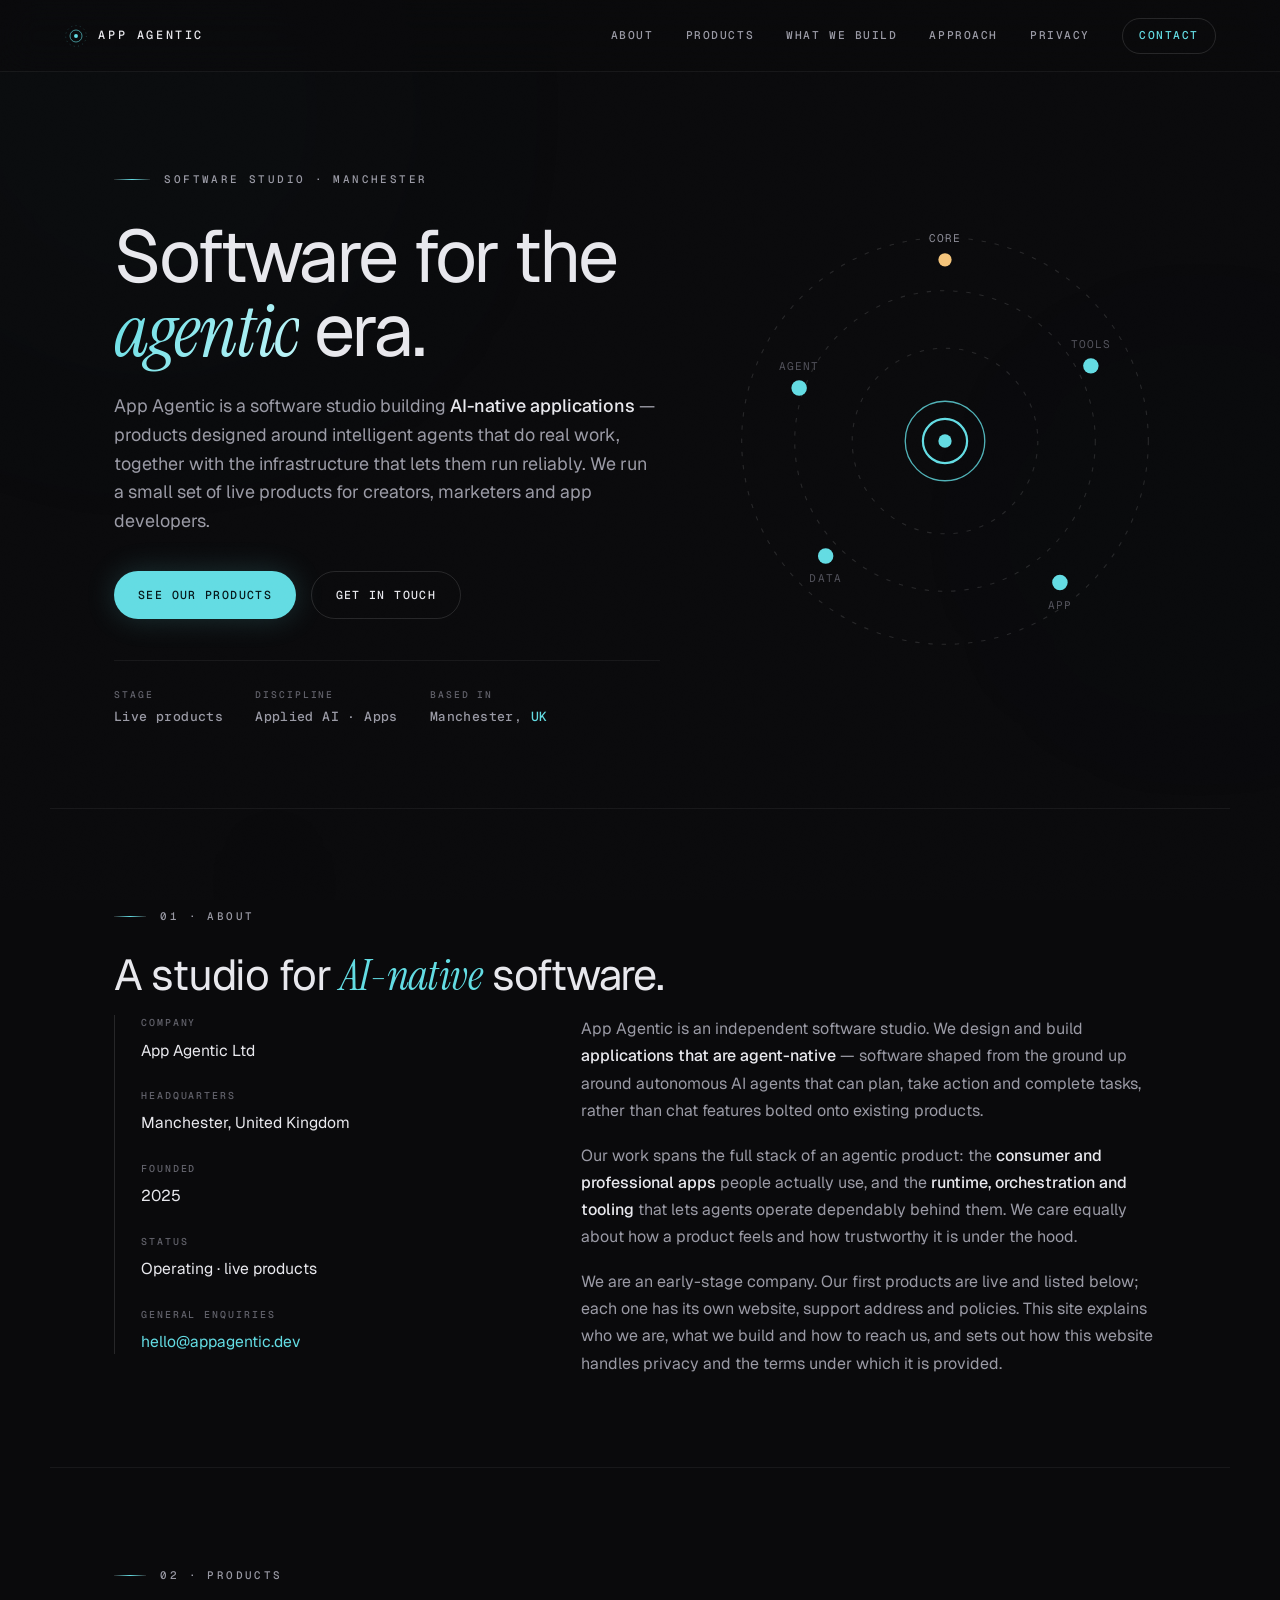
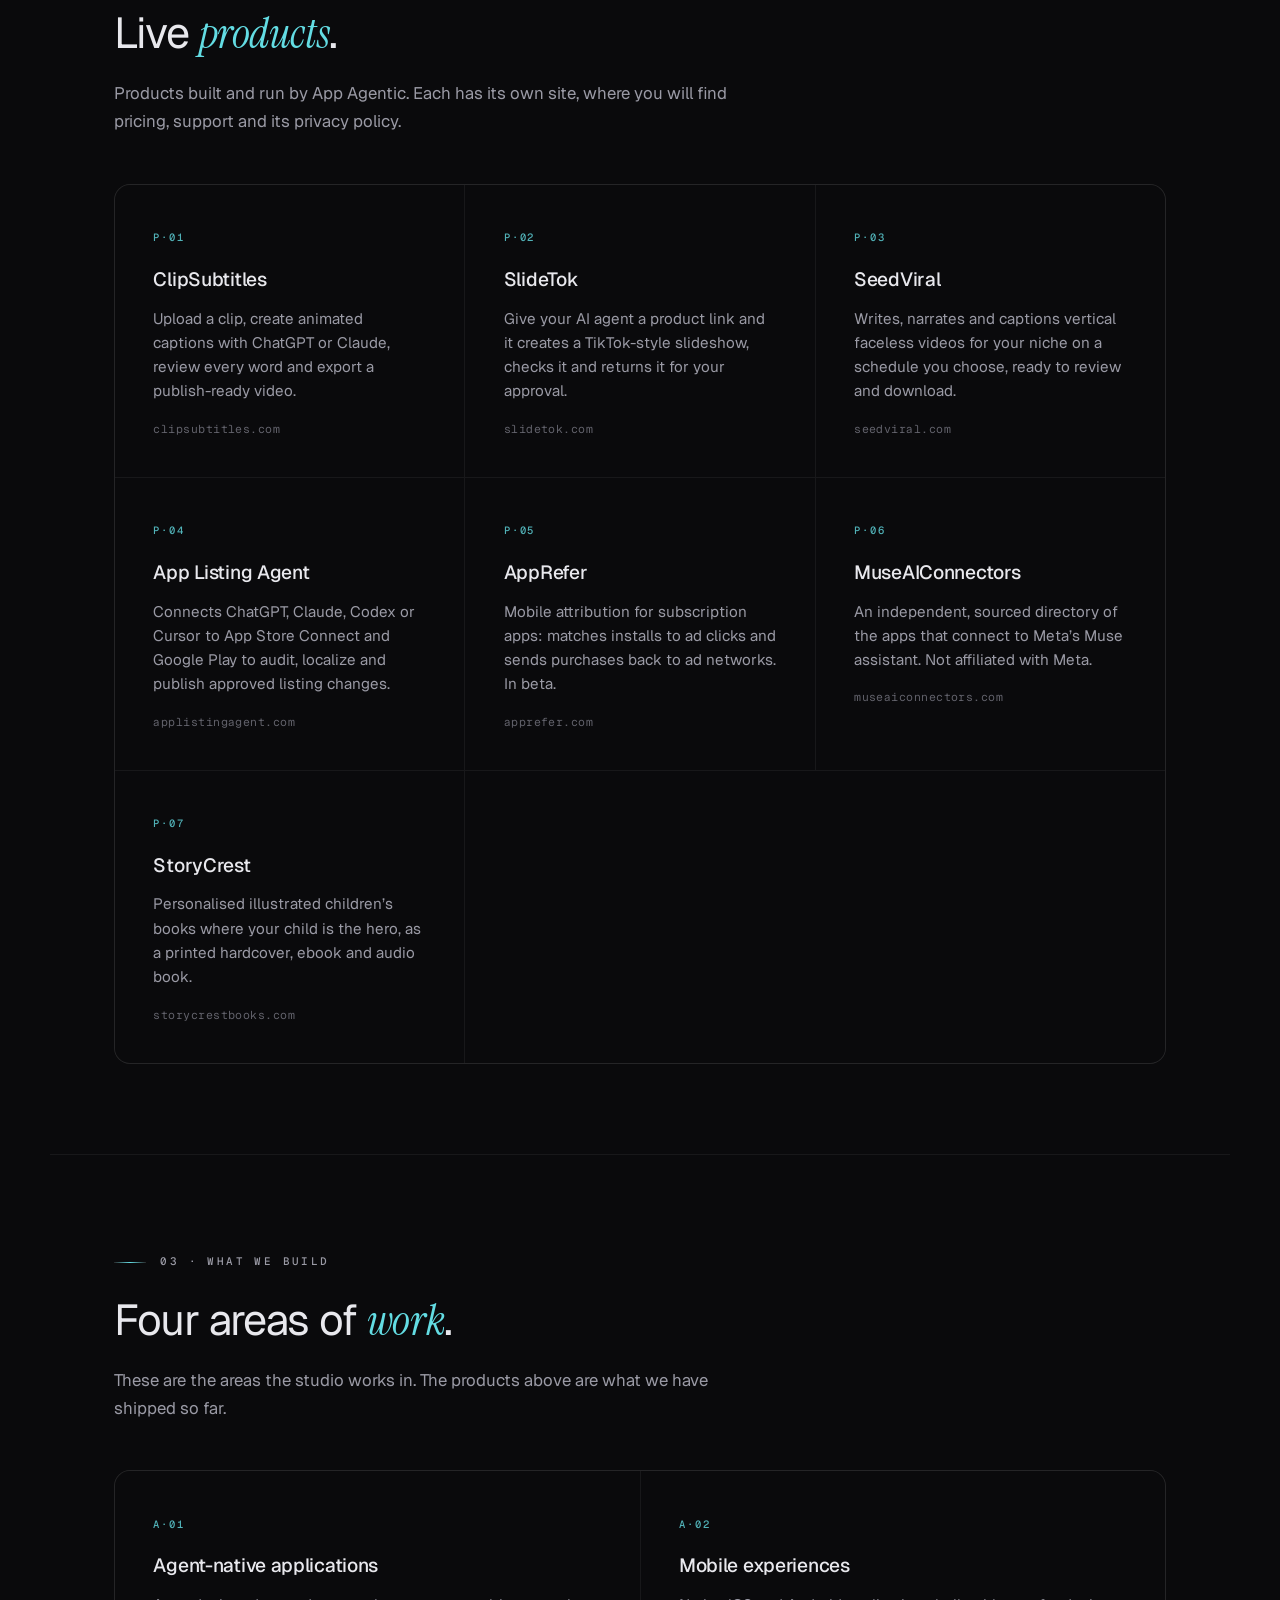
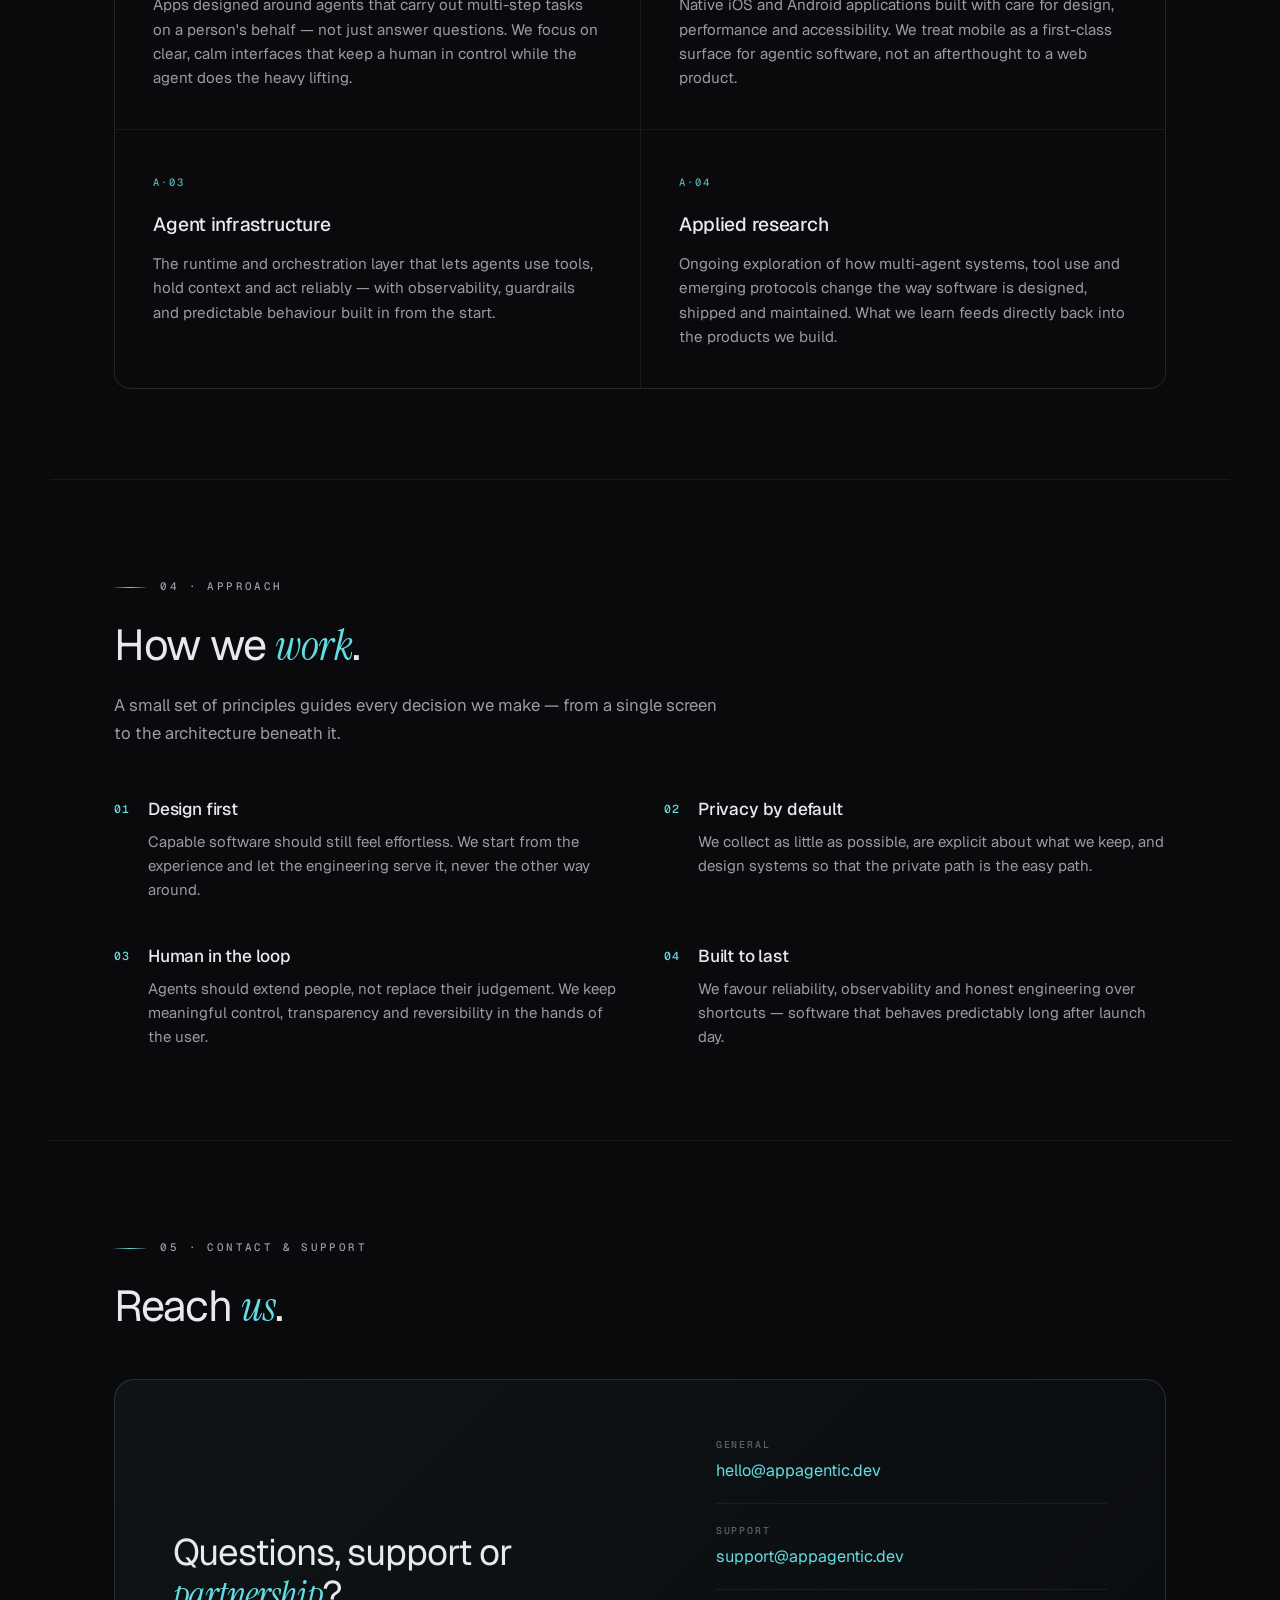
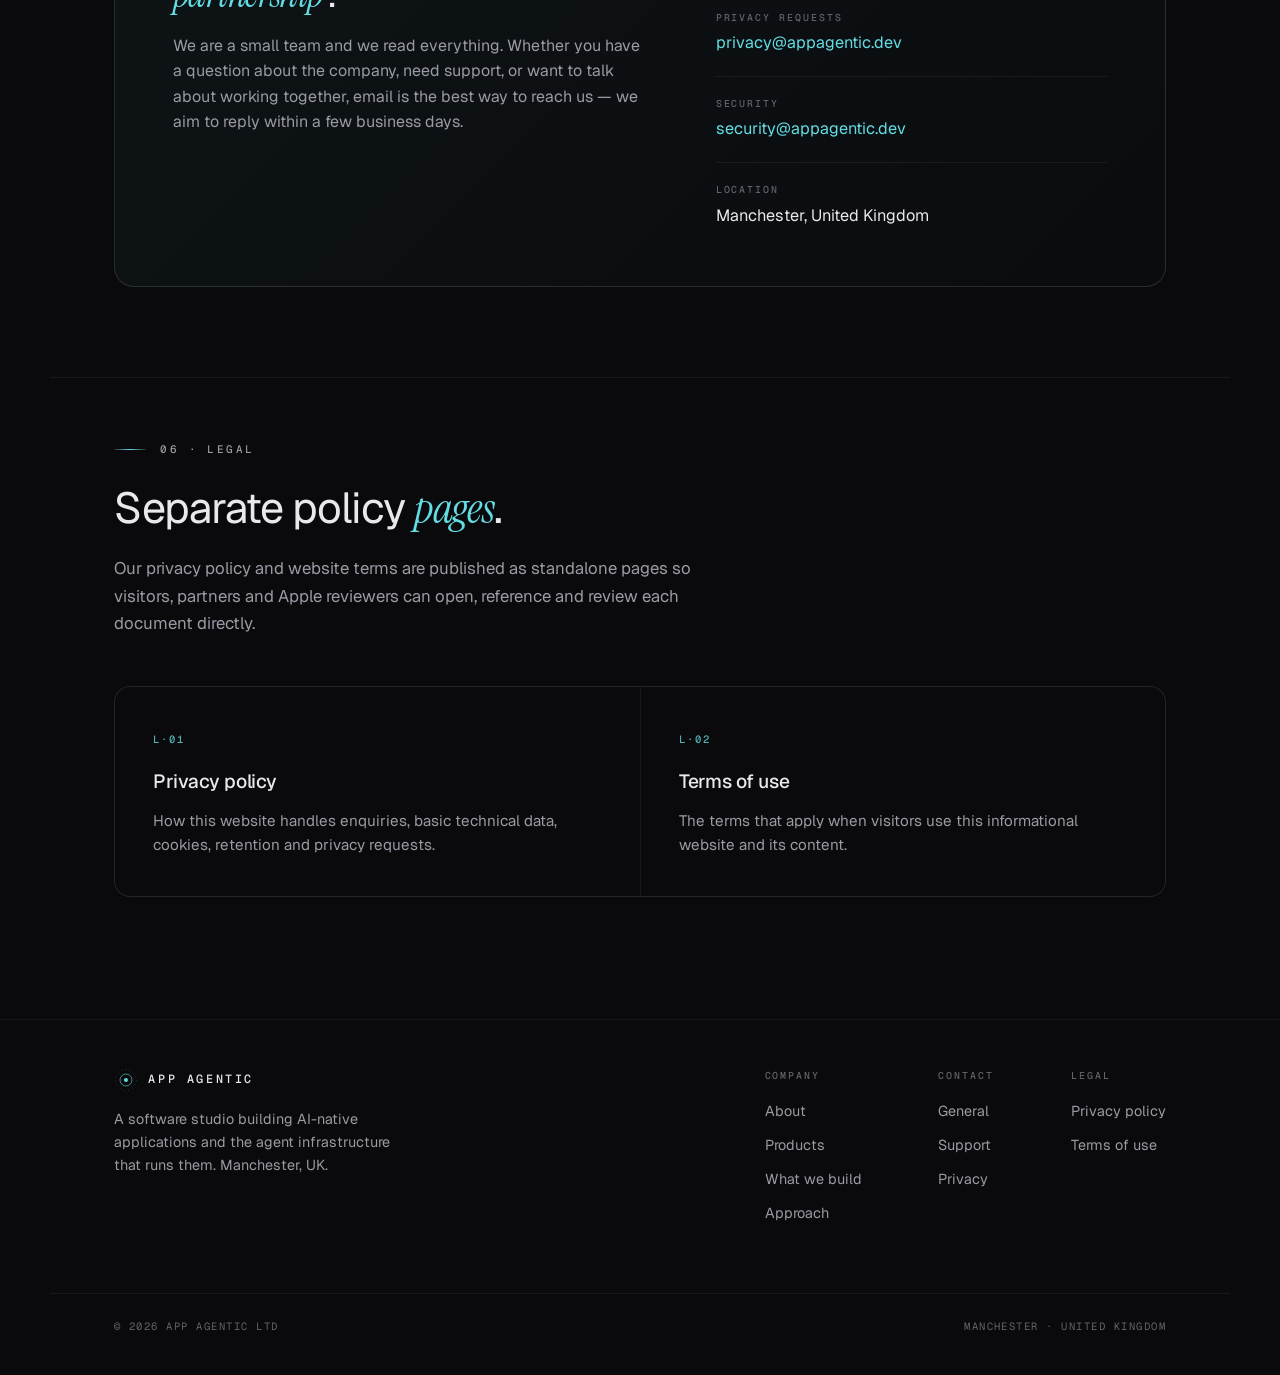
<file: index.html>
<!DOCTYPE html>
<html lang="en">
<head>
  <meta charset="UTF-8">
  <meta name="viewport" content="width=device-width, initial-scale=1.0">
  <title>App Agentic — AI-native software studio in Manchester</title>
  <meta name="description" content="App Agentic Ltd is a Manchester software studio building AI-native products, including ClipSubtitles, SlideTok, SeedViral, App Listing Agent and AppRefer.">
  <link rel="canonical" href="https://appagentic.dev/">
  <meta name="theme-color" content="#0a0a0c">

  <!-- Open Graph -->
  <meta property="og:type" content="website">
  <meta property="og:title" content="App Agentic">
  <meta property="og:description" content="A software studio building AI-native applications and the agent infrastructure that runs them.">
  <meta property="og:url" content="https://appagentic.dev/">
  <meta property="og:site_name" content="App Agentic">
  <meta property="og:image" content="https://appagentic.dev/og-image.png">
  <meta property="og:image:width" content="1200">
  <meta property="og:image:height" content="630">
  <meta name="twitter:card" content="summary_large_image">
  <meta name="twitter:title" content="App Agentic">
  <meta name="twitter:description" content="A software studio building AI-native applications and the agent infrastructure that runs them.">
  <meta name="twitter:image" content="https://appagentic.dev/og-image.png">
  <script type="application/ld+json">
  {
    "@context": "https://schema.org",
    "@graph": [
      {
        "@type": "Organization",
        "@id": "https://appagentic.dev/#organization",
        "name": "App Agentic",
        "legalName": "App Agentic Ltd",
        "url": "https://appagentic.dev/",
        "email": "hello@appagentic.dev",
        "foundingDate": "2025-05-05",
        "address": { "@type": "PostalAddress", "addressLocality": "Manchester", "addressCountry": "GB" },
        "sameAs": ["https://github.com/AppAgentic"]
      },
      {
        "@type": "WebSite",
        "@id": "https://appagentic.dev/#website",
        "url": "https://appagentic.dev/",
        "name": "App Agentic",
        "publisher": { "@id": "https://appagentic.dev/#organization" }
      },
      {
        "@type": "ItemList",
        "name": "Products by App Agentic",
        "itemListElement": [
          { "@type": "ListItem", "position": 1, "name": "ClipSubtitles", "url": "https://clipsubtitles.com/" },
          { "@type": "ListItem", "position": 2, "name": "SlideTok", "url": "https://slidetok.com/" },
          { "@type": "ListItem", "position": 3, "name": "SeedViral", "url": "https://seedviral.com/" },
          { "@type": "ListItem", "position": 4, "name": "App Listing Agent", "url": "https://applistingagent.com/" },
          { "@type": "ListItem", "position": 5, "name": "AppRefer", "url": "https://apprefer.com/" },
          { "@type": "ListItem", "position": 6, "name": "MuseAIConnectors", "url": "https://museaiconnectors.com/" },
          { "@type": "ListItem", "position": 7, "name": "StoryCrest", "url": "https://storycrestbooks.com/" }
        ]
      }
    ]
  }
  </script>

  <link rel="icon" href="data:image/svg+xml,<svg xmlns='http://www.w3.org/2000/svg' viewBox='0 0 32 32'><rect width='32' height='32' rx='8' fill='%230a0a0c'/><circle cx='16' cy='16' r='6' fill='none' stroke='%2363dce3' stroke-width='1.5' opacity='0.9'/><circle cx='16' cy='16' r='2' fill='%2363dce3'/></svg>">
  <link rel="preconnect" href="https://fonts.googleapis.com">
  <link rel="preconnect" href="https://fonts.gstatic.com" crossorigin>
  <link href="https://fonts.googleapis.com/css2?family=Geist:wght@300;400;500;600&amp;family=Geist+Mono:wght@400;500&amp;family=Instrument+Serif:ital@0;1&amp;display=swap" rel="stylesheet">
  <style>
    *, *::before, *::after {
      margin: 0;
      padding: 0;
      box-sizing: border-box;
    }

    :root {
      --bg:          #0a0a0c;
      --bg-elev:     #111114;
      --bg-card:     rgba(255, 255, 255, 0.018);
      --border:      rgba(255, 255, 255, 0.06);
      --border-mid:  rgba(255, 255, 255, 0.12);
      --text:        #e8e8ed;
      --text-mid:    #9a9aa5;
      --text-dim:    #62626b;
      --accent:      #63dce3;
      --accent-soft: rgba(99, 220, 227, 0.10);
      --accent-glow: rgba(99, 220, 227, 0.22);
      --warn:        #f4c47a;

      --ff-sans:  'Geist', -apple-system, BlinkMacSystemFont, system-ui, sans-serif;
      --ff-mono:  'Geist Mono', ui-monospace, 'SF Mono', Menlo, monospace;
      --ff-serif: 'Instrument Serif', Georgia, serif;

      --pad-x: clamp(1.25rem, 5vw, 5rem);
      --maxw:  1180px;
    }

    html {
      font-size: 16px;
      scroll-behavior: smooth;
      scroll-padding-top: 90px;
    }

    body {
      font-family: var(--ff-sans);
      background: var(--bg);
      color: var(--text);
      min-height: 100dvh;
      overflow-x: hidden;
      position: relative;
      -webkit-font-smoothing: antialiased;
      -moz-osx-font-smoothing: grayscale;
      font-feature-settings: "ss01", "cv11";
      line-height: 1.6;
    }

    a { color: inherit; }

    ::selection {
      background: var(--accent-glow);
      color: #fff;
    }

    /* ── Fixed atmosphere layers ─────────────────── */
    .grain {
      position: fixed;
      inset: 0;
      pointer-events: none;
      z-index: 100;
      opacity: 0.15;
      mix-blend-mode: overlay;
      background-image: url("data:image/svg+xml;utf8,<svg xmlns='http://www.w3.org/2000/svg' width='240' height='240'><filter id='n'><feTurbulence type='fractalNoise' baseFrequency='0.9' numOctaves='2' stitchTiles='stitch'/><feColorMatrix values='0 0 0 0 0.5 0 0 0 0 0.5 0 0 0 0 0.5 0 0 0 0.18 0'/></filter><rect width='100%25' height='100%25' filter='url(%23n)'/></svg>");
    }

    .ambient {
      position: fixed;
      inset: 0;
      pointer-events: none;
      z-index: 0;
      overflow: hidden;
    }
    .orb {
      position: absolute;
      border-radius: 50%;
      filter: blur(150px);
      opacity: 0.55;
      animation: drift 30s ease-in-out infinite;
      will-change: transform, opacity;
    }
    .orb--1 {
      width: 620px; height: 620px;
      background: radial-gradient(circle, rgba(99, 220, 227, 0.10), transparent 70%);
      top: -200px; left: -160px;
    }
    .orb--2 {
      width: 520px; height: 520px;
      background: radial-gradient(circle, rgba(120, 190, 255, 0.05), transparent 70%);
      top: 30%; right: -180px;
      animation-delay: -10s;
    }
    .orb--3 {
      width: 420px; height: 420px;
      background: radial-gradient(circle, rgba(244, 196, 122, 0.035), transparent 70%);
      top: 75%; left: 5%;
      animation-delay: -18s;
    }
    @keyframes drift {
      0%, 100% { opacity: 0.55; transform: translate(0, 0) scale(1); }
      33%      { opacity: 0.75; transform: translate(40px, -30px) scale(1.06); }
      66%      { opacity: 0.40; transform: translate(-25px, 25px) scale(0.96); }
    }

    .particles {
      position: fixed;
      inset: 0;
      pointer-events: none;
      z-index: 1;
    }
    .particle {
      position: absolute;
      background: var(--accent);
      border-radius: 50%;
      opacity: 0;
      animation: float linear infinite;
      will-change: transform, opacity;
    }
    @keyframes float {
      0%   { opacity: 0;    transform: translateY(0) translateX(0); }
      15%  { opacity: 0.30; }
      85%  { opacity: 0.30; }
      100% { opacity: 0; transform: translateY(-100vh) translateX(30px); }
    }

    /* ── Nav ─────────────────────────────────────── */
    .nav {
      position: fixed;
      top: 0; left: 0; right: 0;
      z-index: 50;
      display: flex;
      align-items: center;
      justify-content: space-between;
      gap: 1rem;
      padding: 1.1rem var(--pad-x);
      background: rgba(10, 10, 12, 0.55);
      backdrop-filter: blur(18px);
      -webkit-backdrop-filter: blur(18px);
      border-bottom: 1px solid var(--border);
    }
    .brand {
      display: inline-flex;
      align-items: center;
      gap: 0.65rem;
      text-decoration: none;
      flex-shrink: 0;
    }
    .brand-mark { width: 24px; height: 24px; display: block; }
    .brand-mark svg { width: 100%; height: 100%; }
    .brand-mark .ring-outer { animation: ringSpin 22s linear infinite; transform-origin: center; transform-box: fill-box; }
    .brand-mark .core { animation: corePulse 3s ease-in-out infinite; transform-origin: center; transform-box: fill-box; }
    @keyframes ringSpin { to { transform: rotate(360deg); } }
    @keyframes corePulse {
      0%, 100% { opacity: 0.85; transform: scale(1); }
      50%      { opacity: 1;    transform: scale(1.18); }
    }
    .brand-name {
      font-family: var(--ff-mono);
      font-size: 0.74rem;
      font-weight: 500;
      letter-spacing: 0.22em;
      text-transform: uppercase;
      color: var(--text);
    }

    .nav-links {
      display: flex;
      align-items: center;
      gap: 2rem;
    }
    .nav-link {
      font-family: var(--ff-mono);
      font-size: 0.7rem;
      font-weight: 500;
      letter-spacing: 0.14em;
      text-transform: uppercase;
      color: var(--text-mid);
      text-decoration: none;
      transition: color 0.25s ease;
    }
    .nav-link:hover { color: var(--text); }
    .nav-cta {
      font-family: var(--ff-mono);
      font-size: 0.7rem;
      font-weight: 500;
      letter-spacing: 0.14em;
      text-transform: uppercase;
      color: var(--accent);
      text-decoration: none;
      padding: 0.5rem 1rem;
      border: 1px solid var(--border-mid);
      border-radius: 999px;
      transition: border-color 0.25s ease, background 0.25s ease;
      white-space: nowrap;
    }
    .nav-cta:hover { border-color: var(--accent); background: var(--accent-soft); }

    @media (max-width: 860px) {
      .nav-links .nav-link { display: none; }
      .nav-links { gap: 0; }
    }

    /* ── Layout primitives ───────────────────────── */
    .section {
      position: relative;
      z-index: 3;
      max-width: var(--maxw);
      margin: 0 auto;
      padding: clamp(4.5rem, 10vh, 8rem) var(--pad-x);
    }
    .section--tight { padding-top: clamp(2.5rem, 6vh, 4rem); }

    .eyebrow {
      display: inline-flex;
      align-items: center;
      gap: 0.9rem;
      margin-bottom: 1.6rem;
    }
    .eyebrow-line {
      width: 32px; height: 1px;
      background: var(--border-mid);
      position: relative;
      overflow: hidden;
    }
    .eyebrow-line::after {
      content: "";
      position: absolute; inset: 0;
      background: linear-gradient(90deg, transparent, var(--accent), transparent);
      animation: scan 4.5s ease-in-out infinite;
    }
    @keyframes scan {
      0%, 100% { transform: translateX(-100%); }
      50%      { transform: translateX(100%); }
    }
    .eyebrow-label {
      font-family: var(--ff-mono);
      font-size: 0.68rem;
      font-weight: 500;
      letter-spacing: 0.22em;
      text-transform: uppercase;
      color: var(--text-mid);
    }

    .section-title {
      font-size: clamp(1.8rem, 4vw, 2.7rem);
      font-weight: 400;
      line-height: 1.12;
      letter-spacing: -0.03em;
      max-width: 22ch;
    }
    .section-title em {
      font-family: var(--ff-serif);
      font-style: italic;
      color: var(--accent);
      letter-spacing: -0.01em;
    }
    .section-intro {
      margin-top: 1.4rem;
      font-size: 1.05rem;
      line-height: 1.65;
      color: var(--text-mid);
      max-width: 56ch;
    }

    /* ── Hero ────────────────────────────────────── */
    .hero {
      position: relative;
      z-index: 3;
      max-width: var(--maxw);
      margin: 0 auto;
      padding: clamp(8rem, 18vh, 12rem) var(--pad-x) clamp(4rem, 9vh, 7rem);
      display: grid;
      grid-template-columns: minmax(0, 1.05fr) minmax(0, 0.85fr);
      gap: clamp(2rem, 5vw, 4.5rem);
      align-items: center;
    }
    .hero-copy { max-width: 640px; }

    .chapter {
      display: inline-flex;
      align-items: center;
      gap: 0.9rem;
      margin-bottom: 2rem;
      opacity: 0;
      animation: fadeUp 1s cubic-bezier(0.2, 0.8, 0.2, 1) 0.2s forwards;
    }
    .chapter-line {
      width: 36px; height: 1px;
      background: var(--border-mid);
      position: relative; overflow: hidden;
    }
    .chapter-line::after {
      content: "";
      position: absolute; inset: 0;
      background: linear-gradient(90deg, transparent, var(--accent), transparent);
      animation: scan 4s ease-in-out infinite;
    }
    .chapter-label {
      font-family: var(--ff-mono);
      font-size: 0.68rem;
      font-weight: 500;
      letter-spacing: 0.22em;
      text-transform: uppercase;
      color: var(--text-mid);
    }

    .headline {
      font-size: clamp(2.4rem, 6vw, 4.6rem);
      font-weight: 400;
      line-height: 1.0;
      letter-spacing: -0.04em;
      margin-bottom: 1.5rem;
    }
    .headline .line {
      display: block;
      opacity: 0;
      transform: translateY(18px);
      animation: lineIn 1.1s cubic-bezier(0.2, 0.8, 0.2, 1) forwards;
    }
    .headline .line--1 { animation-delay: 0.35s; }
    .headline .line--2 { animation-delay: 0.5s; }
    .headline em {
      font-family: var(--ff-serif);
      font-style: italic;
      font-weight: 400;
      color: transparent;
      background: linear-gradient(120deg, var(--accent) 0%, #b8f3f7 50%, var(--accent) 100%);
      background-size: 200% 100%;
      -webkit-background-clip: text;
      background-clip: text;
      animation: shimmer 7s ease-in-out infinite;
      letter-spacing: -0.02em;
    }
    @keyframes lineIn {
      0%   { opacity: 0; transform: translateY(18px); }
      100% { opacity: 1; transform: translateY(0); }
    }
    @keyframes shimmer {
      0%, 100% { background-position: 200% center; }
      50%      { background-position: -200% center; }
    }

    .hero-sub {
      font-size: clamp(1rem, 1.4vw, 1.18rem);
      line-height: 1.6;
      color: var(--text-mid);
      max-width: 50ch;
      opacity: 0;
      animation: fadeUp 1.1s cubic-bezier(0.2, 0.8, 0.2, 1) 0.7s forwards;
    }
    .hero-sub strong { color: var(--text); font-weight: 500; }

    .hero-actions {
      display: flex;
      flex-wrap: wrap;
      gap: 0.9rem;
      margin-top: 2.2rem;
      opacity: 0;
      animation: fadeUp 1.1s cubic-bezier(0.2, 0.8, 0.2, 1) 0.85s forwards;
    }
    .btn {
      display: inline-flex;
      align-items: center;
      gap: 0.5rem;
      font-family: var(--ff-mono);
      font-size: 0.72rem;
      font-weight: 500;
      letter-spacing: 0.12em;
      text-transform: uppercase;
      text-decoration: none;
      padding: 0.85rem 1.5rem;
      border-radius: 999px;
      transition: all 0.25s ease;
    }
    .btn--primary {
      background: var(--accent);
      color: #06181a;
      box-shadow: 0 0 30px rgba(99, 220, 227, 0.18);
    }
    .btn--primary:hover { box-shadow: 0 0 40px rgba(99, 220, 227, 0.35); transform: translateY(-1px); }
    .btn--ghost {
      border: 1px solid var(--border-mid);
      color: var(--text);
    }
    .btn--ghost:hover { border-color: var(--accent); color: var(--accent); }

    .hero-meta {
      display: flex;
      flex-wrap: wrap;
      gap: 2rem;
      margin-top: 2.6rem;
      padding-top: 1.6rem;
      border-top: 1px solid var(--border);
      opacity: 0;
      animation: fadeUp 1.1s cubic-bezier(0.2, 0.8, 0.2, 1) 1s forwards;
    }
    .meta-item { display: flex; flex-direction: column; gap: 0.25rem; }
    .meta-label {
      font-family: var(--ff-mono);
      font-size: 0.6rem;
      font-weight: 500;
      letter-spacing: 0.2em;
      text-transform: uppercase;
      color: var(--text-dim);
    }
    .meta-value {
      font-family: var(--ff-mono);
      font-size: 0.82rem;
      font-weight: 500;
      color: var(--text-mid);
      letter-spacing: 0.03em;
    }
    .meta-value .accent { color: var(--accent); }

    /* ── Orbital graph ───────────────────────────── */
    .graph {
      position: relative;
      width: 100%;
      aspect-ratio: 1;
      max-width: 460px;
      justify-self: end;
      opacity: 0;
      animation: fadeIn 1.6s cubic-bezier(0.2, 0.8, 0.2, 1) 0.7s forwards;
    }
    .graph svg { width: 100%; height: 100%; overflow: visible; }
    .graph .orbit { fill: none; stroke: var(--border-mid); stroke-width: 0.5; stroke-dasharray: 2 4; }
    .graph .orbit--a { animation: orbitSpin 60s linear infinite; transform-origin: center; transform-box: fill-box; }
    .graph .orbit--b { animation: orbitSpin 90s linear infinite reverse; transform-origin: center; transform-box: fill-box; }
    .graph .orbit--c { animation: orbitSpin 120s linear infinite; transform-origin: center; transform-box: fill-box; }
    .graph .core-ring { animation: ringPulse 4s ease-in-out infinite; transform-origin: center; transform-box: fill-box; }
    @keyframes ringPulse {
      0%, 100% { opacity: 0.6; transform: scale(1); }
      50%      { opacity: 1;   transform: scale(1.08); }
    }
    .graph .node { animation: nodePulse 3.5s ease-in-out infinite; }
    .graph .node--1 { animation-delay: 0s; }
    .graph .node--2 { animation-delay: 0.7s; }
    .graph .node--3 { animation-delay: 1.4s; }
    .graph .node--4 { animation-delay: 2.1s; }
    @keyframes nodePulse {
      0%, 100% { opacity: 0.55; r: 3; }
      50%      { opacity: 1;    r: 4.2; }
    }
    .graph .link {
      stroke: var(--accent);
      stroke-width: 0.4;
      opacity: 0;
      stroke-dasharray: 3 3;
      animation: linkDraw 4s ease-in-out infinite;
    }
    .graph .link--1 { animation-delay: 0.5s; }
    .graph .link--2 { animation-delay: 1.5s; }
    .graph .link--3 { animation-delay: 2.5s; }
    .graph .link--4 { animation-delay: 3.5s; }
    @keyframes linkDraw {
      0%   { opacity: 0; stroke-dashoffset: 40; }
      40%  { opacity: 0.55; stroke-dashoffset: 0; }
      80%  { opacity: 0.55; }
      100% { opacity: 0; stroke-dashoffset: -40; }
    }
    @keyframes orbitSpin { to { transform: rotate(360deg); } }

    /* ── Divider ─────────────────────────────────── */
    .rule {
      max-width: var(--maxw);
      margin: 0 auto;
      border: none;
      border-top: 1px solid var(--border);
    }

    /* ── Cards grid ──────────────────────────────── */
    .grid {
      display: grid;
      gap: 1px;
      margin-top: 3rem;
      background: var(--border);
      border: 1px solid var(--border);
      border-radius: 16px;
      overflow: hidden;
    }
    .grid--3 { grid-template-columns: repeat(3, 1fr); }
    .grid--2 { grid-template-columns: repeat(2, 1fr); }
    /* Fill the empty cells after an orphan last card so the grid background doesn't show. */
    @media (min-width: 901px) {
      .grid--3:has(> :last-child:nth-child(3n+1))::after { content: ""; grid-column: span 2; background: var(--bg); }
      .grid--3:has(> :last-child:nth-child(3n+2))::after { content: ""; background: var(--bg); }
    }

    .card {
      background: var(--bg);
      padding: clamp(1.6rem, 3vw, 2.4rem);
      position: relative;
      transition: background 0.3s ease;
    }
    .card:hover { background: var(--bg-elev); }
    .card-index {
      font-family: var(--ff-mono);
      font-size: 0.66rem;
      font-weight: 500;
      letter-spacing: 0.18em;
      color: var(--accent);
      opacity: 0.8;
    }
    .card-title {
      font-size: 1.2rem;
      font-weight: 500;
      letter-spacing: -0.015em;
      margin: 1rem 0 0.7rem;
    }
    .card-body {
      font-size: 0.95rem;
      line-height: 1.6;
      color: var(--text-mid);
    }
    .product-card {
      display: block;
      color: inherit;
      text-decoration: none;
    }
    .product-card:hover .card-title { color: var(--accent); }
    .product-domain {
      display: block;
      margin-top: 1rem;
      font-family: var(--ff-mono);
      font-size: 0.72rem;
      letter-spacing: 0.04em;
      color: var(--text-dim);
    }
    .legal-card {
      display: block;
      color: inherit;
      text-decoration: none;
    }
    .legal-card .card-title {
      transition: color 0.25s ease;
    }
    .legal-card:hover .card-title {
      color: var(--accent);
    }

    /* ── Principles list ─────────────────────────── */
    .principles {
      display: grid;
      grid-template-columns: repeat(2, 1fr);
      gap: 2.5rem 3rem;
      margin-top: 3rem;
    }
    .principle { display: flex; gap: 1.1rem; }
    .principle-num {
      font-family: var(--ff-mono);
      font-size: 0.72rem;
      font-weight: 500;
      letter-spacing: 0.1em;
      color: var(--accent);
      padding-top: 0.25rem;
      flex-shrink: 0;
    }
    .principle h3 {
      font-size: 1.08rem;
      font-weight: 500;
      letter-spacing: -0.01em;
      margin-bottom: 0.45rem;
    }
    .principle p {
      font-size: 0.94rem;
      line-height: 1.6;
      color: var(--text-mid);
    }

    /* ── Two-column prose (about) ────────────────── */
    .about-grid {
      display: grid;
      grid-template-columns: 0.8fr 1.2fr;
      gap: clamp(2rem, 6vw, 5rem);
      align-items: start;
      margin-top: 1rem;
    }
    .about-prose p { margin-bottom: 1.1rem; color: var(--text-mid); line-height: 1.7; }
    .about-prose p:last-child { margin-bottom: 0; }
    .about-prose strong { color: var(--text); font-weight: 500; }
    .about-aside {
      border-left: 1px solid var(--border-mid);
      padding-left: 1.6rem;
      display: flex;
      flex-direction: column;
      gap: 1.6rem;
    }
    .fact-label {
      font-family: var(--ff-mono);
      font-size: 0.62rem;
      font-weight: 500;
      letter-spacing: 0.2em;
      text-transform: uppercase;
      color: var(--text-dim);
      margin-bottom: 0.4rem;
    }
    .fact-value { font-size: 0.98rem; color: var(--text); font-weight: 400; }
    .fact-value a { color: var(--accent); text-decoration: none; }
    .fact-value a:hover { text-decoration: underline; }

    /* ── Contact band ────────────────────────────── */
    .contact-band {
      background: linear-gradient(135deg, rgba(99,220,227,0.05), rgba(99,220,227,0.01));
      border: 1px solid var(--border-mid);
      border-radius: 20px;
      padding: clamp(2.2rem, 5vw, 3.6rem);
      margin-top: 3rem;
      display: grid;
      grid-template-columns: 1.1fr 0.9fr;
      gap: clamp(2rem, 5vw, 4rem);
      align-items: center;
    }
    .contact-band h2 {
      font-size: clamp(1.6rem, 3.5vw, 2.3rem);
      font-weight: 400;
      letter-spacing: -0.03em;
      line-height: 1.15;
    }
    .contact-band h2 em { font-family: var(--ff-serif); font-style: italic; color: var(--accent); }
    .contact-band p { color: var(--text-mid); margin-top: 1rem; line-height: 1.6; }
    .contact-list { display: flex; flex-direction: column; gap: 1.2rem; }
    .contact-row {
      display: flex;
      flex-direction: column;
      gap: 0.3rem;
      padding-bottom: 1.2rem;
      border-bottom: 1px solid var(--border);
    }
    .contact-row:last-child { border-bottom: none; padding-bottom: 0; }
    .contact-key {
      font-family: var(--ff-mono);
      font-size: 0.62rem;
      font-weight: 500;
      letter-spacing: 0.2em;
      text-transform: uppercase;
      color: var(--text-dim);
    }
    .contact-val { font-size: 1.02rem; }
    .contact-val a { color: var(--accent); text-decoration: none; }
    .contact-val a:hover { text-decoration: underline; }

    /* ── Legal sections ──────────────────────────── */
    .legal { max-width: 760px; }
    .legal h3 {
      font-size: 1.05rem;
      font-weight: 500;
      letter-spacing: -0.01em;
      margin: 2rem 0 0.6rem;
      color: var(--text);
    }
    .legal h3:first-of-type { margin-top: 2rem; }
    .legal p, .legal li {
      font-size: 0.95rem;
      line-height: 1.7;
      color: var(--text-mid);
    }
    .legal p { margin-bottom: 0.9rem; }
    .legal ul { margin: 0 0 0.9rem 1.2rem; }
    .legal li { margin-bottom: 0.4rem; }
    .legal a { color: var(--accent); text-decoration: none; }
    .legal a:hover { text-decoration: underline; }
    .legal-updated {
      font-family: var(--ff-mono);
      font-size: 0.66rem;
      letter-spacing: 0.14em;
      text-transform: uppercase;
      color: var(--text-dim);
      margin-top: 1rem;
    }

    /* ── Footer ──────────────────────────────────── */
    .footer {
      position: relative;
      z-index: 3;
      border-top: 1px solid var(--border);
      margin-top: 2rem;
    }
    .footer-inner {
      max-width: var(--maxw);
      margin: 0 auto;
      padding: 3rem var(--pad-x) 3.5rem;
      display: flex;
      flex-wrap: wrap;
      gap: 2rem;
      justify-content: space-between;
      align-items: flex-start;
    }
    .footer-brand { max-width: 280px; }
    .footer-brand .brand { margin-bottom: 1rem; }
    .footer-tag { font-size: 0.9rem; color: var(--text-mid); line-height: 1.6; }
    .footer-cols { display: flex; gap: clamp(2.5rem, 6vw, 5rem); flex-wrap: wrap; }
    .footer-col h4 {
      font-family: var(--ff-mono);
      font-size: 0.62rem;
      font-weight: 500;
      letter-spacing: 0.2em;
      text-transform: uppercase;
      color: var(--text-dim);
      margin-bottom: 1rem;
    }
    .footer-col a {
      display: block;
      font-size: 0.9rem;
      color: var(--text-mid);
      text-decoration: none;
      margin-bottom: 0.7rem;
      transition: color 0.2s ease;
    }
    .footer-col a:hover { color: var(--text); }
    .footer-bottom {
      max-width: var(--maxw);
      margin: 0 auto;
      padding: 1.5rem var(--pad-x) 2.5rem;
      border-top: 1px solid var(--border);
      display: flex;
      flex-wrap: wrap;
      gap: 0.5rem 1.5rem;
      justify-content: space-between;
    }
    .footer-bottom span {
      font-family: var(--ff-mono);
      font-size: 0.66rem;
      letter-spacing: 0.14em;
      text-transform: uppercase;
      color: var(--text-dim);
    }

    @keyframes fadeIn { to { opacity: 1; } }
    @keyframes fadeUp {
      0%   { opacity: 0; transform: translateY(10px); }
      100% { opacity: 1; transform: translateY(0); }
    }

    /* ── Responsive ──────────────────────────────── */
    @media (max-width: 900px) {
      .hero {
        grid-template-columns: 1fr;
        gap: 3rem;
        padding-top: 7rem;
      }
      .graph { max-width: 320px; justify-self: center; order: -1; }
      .grid--3, .grid--2 { grid-template-columns: 1fr; }
      .principles { grid-template-columns: 1fr; gap: 2rem; }
      .about-grid { grid-template-columns: 1fr; gap: 2.5rem; }
      .about-aside { border-left: none; padding-left: 0; border-top: 1px solid var(--border-mid); padding-top: 2rem; }
      .contact-band { grid-template-columns: 1fr; }
    }
    @media (max-width: 540px) {
      .nav { padding: 0.9rem var(--pad-x); }
      .brand-name { font-size: 0.68rem; letter-spacing: 0.16em; }
      .hero-meta { gap: 1.4rem; }
      .hero-actions .btn { flex: 1 1 auto; justify-content: center; }
    }

    @media (prefers-reduced-motion: reduce) {
      html { scroll-behavior: auto; }
      *, *::before, *::after {
        animation-duration: 0.01ms !important;
        animation-iteration-count: 1 !important;
        transition-duration: 0.01ms !important;
      }
    }
  </style>
</head>
<body>

  <!-- Atmosphere -->
  <div class="grain" aria-hidden="true"></div>
  <div class="ambient" aria-hidden="true">
    <div class="orb orb--1"></div>
    <div class="orb orb--2"></div>
    <div class="orb orb--3"></div>
  </div>
  <div class="particles" id="particles" aria-hidden="true"></div>

  <!-- Navigation -->
  <nav class="nav">
    <a class="brand" href="#top" aria-label="App Agentic — home">
      <span class="brand-mark" aria-hidden="true">
        <svg viewBox="0 0 22 22" fill="none">
          <circle class="ring-outer" cx="11" cy="11" r="9.5" stroke="#63dce3" stroke-width="0.4" stroke-dasharray="1 3" opacity="0.5"/>
          <circle cx="11" cy="11" r="5.5" stroke="#63dce3" stroke-width="0.8" opacity="0.7"/>
          <circle class="core" cx="11" cy="11" r="1.8" fill="#63dce3"/>
        </svg>
      </span>
      <span class="brand-name">App Agentic</span>
    </a>
    <div class="nav-links">
      <a class="nav-link" href="#about">About</a>
      <a class="nav-link" href="#products">Products</a>
      <a class="nav-link" href="#work">What we build</a>
      <a class="nav-link" href="#approach">Approach</a>
      <a class="nav-link" href="privacy.html">Privacy</a>
      <a class="nav-cta" href="#contact">Contact</a>
    </div>
  </nav>

  <!-- Hero -->
  <header class="hero" id="top">
    <div class="hero-copy">
      <div class="chapter">
        <span class="chapter-line" aria-hidden="true"></span>
        <span class="chapter-label">Software studio &middot; Manchester</span>
      </div>

      <h1 class="headline">
        <span class="line line--1">Software for the</span>
        <span class="line line--2"><em>agentic</em> era.</span>
      </h1>

      <p class="hero-sub">
        App Agentic is a software studio building <strong>AI-native applications</strong>
        &mdash; products designed around intelligent agents that do real work, together with
        the infrastructure that lets them run reliably. We run a small set of live products for
        creators, marketers and app developers.
      </p>

      <div class="hero-actions">
        <a class="btn btn--primary" href="#products">See our products</a>
        <a class="btn btn--ghost" href="#contact">Get in touch</a>
      </div>

      <div class="hero-meta">
        <div class="meta-item">
          <span class="meta-label">Stage</span>
          <span class="meta-value">Live products</span>
        </div>
        <div class="meta-item">
          <span class="meta-label">Discipline</span>
          <span class="meta-value">Applied AI &middot; Apps</span>
        </div>
        <div class="meta-item">
          <span class="meta-label">Based in</span>
          <span class="meta-value">Manchester, <span class="accent">UK</span></span>
        </div>
      </div>
    </div>

    <!-- Orbital agent graph -->
    <div class="graph" aria-hidden="true">
      <svg viewBox="0 0 200 200" role="img">
        <circle class="orbit orbit--a" cx="100" cy="100" r="92"/>
        <circle class="orbit orbit--b" cx="100" cy="100" r="68"/>
        <circle class="orbit orbit--c" cx="100" cy="100" r="42"/>
        <g class="core-ring">
          <circle cx="100" cy="100" r="18" fill="none" stroke="#63dce3" stroke-width="0.6" opacity="0.8"/>
          <circle cx="100" cy="100" r="10" fill="none" stroke="#63dce3" stroke-width="1" opacity="1"/>
          <circle cx="100" cy="100" r="3" fill="#63dce3"/>
        </g>
        <line class="link link--1" x1="100" y1="100" x2="34"  y2="76"/>
        <line class="link link--2" x1="100" y1="100" x2="166" y2="66"/>
        <line class="link link--3" x1="100" y1="100" x2="152" y2="164"/>
        <line class="link link--4" x1="100" y1="100" x2="46"  y2="152"/>
        <circle class="node node--1" cx="34"  cy="76"  r="3.5" fill="#63dce3"/>
        <circle class="node node--2" cx="166" cy="66"  r="3.5" fill="#63dce3"/>
        <circle class="node node--3" cx="152" cy="164" r="3.5" fill="#63dce3"/>
        <circle class="node node--4" cx="46"  cy="152" r="3.5" fill="#63dce3"/>
        <circle class="node node--5" cx="100" cy="18"  r="3"   fill="#f4c47a"/>
        <g font-family="Geist Mono, monospace" font-size="5" fill="#52525b" letter-spacing="0.5">
          <text x="34"  y="68"  text-anchor="middle">AGENT</text>
          <text x="166" y="58"  text-anchor="middle">TOOLS</text>
          <text x="152" y="176" text-anchor="middle">APP</text>
          <text x="46"  y="164" text-anchor="middle">DATA</text>
          <text x="100" y="10"  text-anchor="middle" fill="#8a8a95">CORE</text>
        </g>
      </svg>
    </div>
  </header>

  <hr class="rule">

  <!-- About -->
  <section class="section" id="about">
    <div class="eyebrow">
      <span class="eyebrow-line" aria-hidden="true"></span>
      <span class="eyebrow-label">01 &middot; About</span>
    </div>
    <h2 class="section-title">A studio for <em>AI-native</em> software.</h2>

    <div class="about-grid">
      <div class="about-aside">
        <div>
          <div class="fact-label">Company</div>
          <div class="fact-value">App Agentic Ltd</div>
        </div>
        <div>
          <div class="fact-label">Headquarters</div>
          <div class="fact-value">Manchester, United Kingdom</div>
        </div>
        <div>
          <div class="fact-label">Founded</div>
          <div class="fact-value">2025</div>
        </div>
        <div>
          <div class="fact-label">Status</div>
          <div class="fact-value">Operating &middot; live products</div>
        </div>
        <div>
          <div class="fact-label">General enquiries</div>
          <div class="fact-value"><a href="mailto:hello@appagentic.dev">hello@appagentic.dev</a></div>
        </div>
      </div>

      <div class="about-prose">
        <p>
          App Agentic is an independent software studio. We design and build
          <strong>applications that are agent-native</strong> &mdash; software shaped from the
          ground up around autonomous AI agents that can plan, take action and complete tasks,
          rather than chat features bolted onto existing products.
        </p>
        <p>
          Our work spans the full stack of an agentic product: the <strong>consumer and
          professional apps</strong> people actually use, and the <strong>runtime, orchestration
          and tooling</strong> that lets agents operate dependably behind them. We care equally
          about how a product feels and how trustworthy it is under the hood.
        </p>
        <p>
          We are an early-stage company. Our first products are live and listed below; each one has
          its own website, support address and policies. This site explains who we are, what we
          build and how to reach us, and sets out how this website handles privacy and the terms
          under which it is provided.
        </p>
      </div>
    </div>
  </section>

  <hr class="rule">

  <!-- Products -->
  <section class="section" id="products">
    <div class="eyebrow">
      <span class="eyebrow-line" aria-hidden="true"></span>
      <span class="eyebrow-label">02 &middot; Products</span>
    </div>
    <h2 class="section-title">Live <em>products</em>.</h2>
    <p class="section-intro">
      Products built and run by App Agentic. Each has its own site, where you will find pricing,
      support and its privacy policy.
    </p>

    <div class="grid grid--3">
      <a class="card product-card" href="https://clipsubtitles.com/">
        <span class="card-index">P&middot;01</span>
        <h3 class="card-title">ClipSubtitles</h3>
        <p class="card-body">
          Upload a clip, create animated captions with ChatGPT or Claude, review every word and
          export a publish-ready video.
        </p>
        <span class="product-domain">clipsubtitles.com</span>
      </a>
      <a class="card product-card" href="https://slidetok.com/">
        <span class="card-index">P&middot;02</span>
        <h3 class="card-title">SlideTok</h3>
        <p class="card-body">
          Give your AI agent a product link and it creates a TikTok-style slideshow, checks it and
          returns it for your approval.
        </p>
        <span class="product-domain">slidetok.com</span>
      </a>
      <a class="card product-card" href="https://seedviral.com/">
        <span class="card-index">P&middot;03</span>
        <h3 class="card-title">SeedViral</h3>
        <p class="card-body">
          Writes, narrates and captions vertical faceless videos for your niche on a schedule you
          choose, ready to review and download.
        </p>
        <span class="product-domain">seedviral.com</span>
      </a>
      <a class="card product-card" href="https://applistingagent.com/">
        <span class="card-index">P&middot;04</span>
        <h3 class="card-title">App Listing Agent</h3>
        <p class="card-body">
          Connects ChatGPT, Claude, Codex or Cursor to App Store Connect and Google Play to audit,
          localize and publish approved listing changes.
        </p>
        <span class="product-domain">applistingagent.com</span>
      </a>
      <a class="card product-card" href="https://apprefer.com/">
        <span class="card-index">P&middot;05</span>
        <h3 class="card-title">AppRefer</h3>
        <p class="card-body">
          Mobile attribution for subscription apps: matches installs to ad clicks and sends
          purchases back to ad networks. In beta.
        </p>
        <span class="product-domain">apprefer.com</span>
      </a>
      <a class="card product-card" href="https://museaiconnectors.com/">
        <span class="card-index">P&middot;06</span>
        <h3 class="card-title">MuseAIConnectors</h3>
        <p class="card-body">
          An independent, sourced directory of the apps that connect to Meta&rsquo;s Muse
          assistant. Not affiliated with Meta.
        </p>
        <span class="product-domain">museaiconnectors.com</span>
      </a>
      <a class="card product-card" href="https://storycrestbooks.com/">
        <span class="card-index">P&middot;07</span>
        <h3 class="card-title">StoryCrest</h3>
        <p class="card-body">
          Personalised illustrated children&rsquo;s books where your child is the hero, as a
          printed hardcover, ebook and audio book.
        </p>
        <span class="product-domain">storycrestbooks.com</span>
      </a>
    </div>
  </section>

  <hr class="rule">

  <!-- What we build -->
  <section class="section" id="work">
    <div class="eyebrow">
      <span class="eyebrow-line" aria-hidden="true"></span>
      <span class="eyebrow-label">03 &middot; What we build</span>
    </div>
    <h2 class="section-title">Four areas of <em>work</em>.</h2>
    <p class="section-intro">
      These are the areas the studio works in. The products above are what we have shipped so
      far.
    </p>

    <div class="grid grid--2">
      <article class="card">
        <span class="card-index">A&middot;01</span>
        <h3 class="card-title">Agent-native applications</h3>
        <p class="card-body">
          Apps designed around agents that carry out multi-step tasks on a person's behalf &mdash;
          not just answer questions. We focus on clear, calm interfaces that keep a human in control
          while the agent does the heavy lifting.
        </p>
      </article>
      <article class="card">
        <span class="card-index">A&middot;02</span>
        <h3 class="card-title">Mobile experiences</h3>
        <p class="card-body">
          Native iOS and Android applications built with care for design, performance and
          accessibility. We treat mobile as a first-class surface for agentic software, not an
          afterthought to a web product.
        </p>
      </article>
      <article class="card">
        <span class="card-index">A&middot;03</span>
        <h3 class="card-title">Agent infrastructure</h3>
        <p class="card-body">
          The runtime and orchestration layer that lets agents use tools, hold context and act
          reliably &mdash; with observability, guardrails and predictable behaviour built in from
          the start.
        </p>
      </article>
      <article class="card">
        <span class="card-index">A&middot;04</span>
        <h3 class="card-title">Applied research</h3>
        <p class="card-body">
          Ongoing exploration of how multi-agent systems, tool use and emerging protocols change
          the way software is designed, shipped and maintained. What we learn feeds directly back
          into the products we build.
        </p>
      </article>
    </div>
  </section>

  <hr class="rule">

  <!-- Approach -->
  <section class="section" id="approach">
    <div class="eyebrow">
      <span class="eyebrow-line" aria-hidden="true"></span>
      <span class="eyebrow-label">04 &middot; Approach</span>
    </div>
    <h2 class="section-title">How we <em>work</em>.</h2>
    <p class="section-intro">
      A small set of principles guides every decision we make &mdash; from a single screen to the
      architecture beneath it.
    </p>

    <div class="principles">
      <div class="principle">
        <span class="principle-num">01</span>
        <div>
          <h3>Design first</h3>
          <p>Capable software should still feel effortless. We start from the experience and let the engineering serve it, never the other way around.</p>
        </div>
      </div>
      <div class="principle">
        <span class="principle-num">02</span>
        <div>
          <h3>Privacy by default</h3>
          <p>We collect as little as possible, are explicit about what we keep, and design systems so that the private path is the easy path.</p>
        </div>
      </div>
      <div class="principle">
        <span class="principle-num">03</span>
        <div>
          <h3>Human in the loop</h3>
          <p>Agents should extend people, not replace their judgement. We keep meaningful control, transparency and reversibility in the hands of the user.</p>
        </div>
      </div>
      <div class="principle">
        <span class="principle-num">04</span>
        <div>
          <h3>Built to last</h3>
          <p>We favour reliability, observability and honest engineering over shortcuts &mdash; software that behaves predictably long after launch day.</p>
        </div>
      </div>
    </div>
  </section>

  <hr class="rule">

  <!-- Contact -->
  <section class="section" id="contact">
    <div class="eyebrow">
      <span class="eyebrow-line" aria-hidden="true"></span>
      <span class="eyebrow-label">05 &middot; Contact &amp; support</span>
    </div>
    <h2 class="section-title">Reach <em>us</em>.</h2>

    <div class="contact-band">
      <div>
        <h2>Questions, support or <em>partnership</em>?</h2>
        <p>
          We are a small team and we read everything. Whether you have a question about the
          company, need support, or want to talk about working together, email is the best way
          to reach us &mdash; we aim to reply within a few business days.
        </p>
      </div>
      <div class="contact-list">
        <div class="contact-row">
          <span class="contact-key">General</span>
          <span class="contact-val"><a href="mailto:hello@appagentic.dev">hello@appagentic.dev</a></span>
        </div>
        <div class="contact-row">
          <span class="contact-key">Support</span>
          <span class="contact-val"><a href="mailto:support@appagentic.dev">support@appagentic.dev</a></span>
        </div>
        <div class="contact-row">
          <span class="contact-key">Privacy requests</span>
          <span class="contact-val"><a href="mailto:privacy@appagentic.dev">privacy@appagentic.dev</a></span>
        </div>
        <div class="contact-row">
          <span class="contact-key">Security</span>
          <span class="contact-val"><a href="mailto:security@appagentic.dev">security@appagentic.dev</a></span>
        </div>
        <div class="contact-row">
          <span class="contact-key">Location</span>
          <span class="contact-val">Manchester, United Kingdom</span>
        </div>
      </div>
    </div>
  </section>

  <hr class="rule">

  <!-- Legal -->
  <section class="section section--tight" id="legal">
    <div class="eyebrow">
      <span class="eyebrow-line" aria-hidden="true"></span>
      <span class="eyebrow-label">06 &middot; Legal</span>
    </div>
    <h2 class="section-title">Separate policy <em>pages</em>.</h2>
    <p class="section-intro">
      Our privacy policy and website terms are published as standalone pages so visitors,
      partners and Apple reviewers can open, reference and review each document directly.
    </p>

    <div class="grid grid--2">
      <a class="card legal-card" href="privacy.html">
        <span class="card-index">L&middot;01</span>
        <h3 class="card-title">Privacy policy</h3>
        <p class="card-body">
          How this website handles enquiries, basic technical data, cookies, retention and
          privacy requests.
        </p>
      </a>
      <a class="card legal-card" href="terms.html">
        <span class="card-index">L&middot;02</span>
        <h3 class="card-title">Terms of use</h3>
        <p class="card-body">
          The terms that apply when visitors use this informational website and its content.
        </p>
      </a>
    </div>
  </section>

  <!-- Footer -->
  <footer class="footer">
    <div class="footer-inner">
      <div class="footer-brand">
        <a class="brand" href="#top" aria-label="App Agentic — home">
          <span class="brand-mark" aria-hidden="true">
            <svg viewBox="0 0 22 22" fill="none">
              <circle cx="11" cy="11" r="9.5" stroke="#63dce3" stroke-width="0.4" stroke-dasharray="1 3" opacity="0.5"/>
              <circle cx="11" cy="11" r="5.5" stroke="#63dce3" stroke-width="0.8" opacity="0.7"/>
              <circle cx="11" cy="11" r="1.8" fill="#63dce3"/>
            </svg>
          </span>
          <span class="brand-name">App Agentic</span>
        </a>
        <p class="footer-tag">A software studio building AI-native applications and the agent infrastructure that runs them. Manchester, UK.</p>
      </div>

      <div class="footer-cols">
        <div class="footer-col">
          <h4>Company</h4>
          <a href="#about">About</a>
          <a href="#products">Products</a>
          <a href="#work">What we build</a>
          <a href="#approach">Approach</a>
        </div>
        <div class="footer-col">
          <h4>Contact</h4>
          <a href="mailto:hello@appagentic.dev">General</a>
          <a href="mailto:support@appagentic.dev">Support</a>
          <a href="mailto:privacy@appagentic.dev">Privacy</a>
        </div>
        <div class="footer-col">
          <h4>Legal</h4>
          <a href="privacy.html">Privacy policy</a>
          <a href="terms.html">Terms of use</a>
        </div>
      </div>
    </div>
    <div class="footer-bottom">
      <span>&copy; 2026 App Agentic Ltd</span>
      <span>Manchester &middot; United Kingdom</span>
    </div>
  </footer>

  <script>
    // Decorative particle field — purely cosmetic, page is fully readable without it.
    (function () {
      const container = document.getElementById('particles');
      if (!container) return;
      const reduce = window.matchMedia && window.matchMedia('(prefers-reduced-motion: reduce)').matches;
      if (reduce) return;
      const count = 18;
      for (let i = 0; i < count; i++) {
        const p = document.createElement('div');
        p.className = 'particle';
        p.style.left = Math.random() * 100 + '%';
        p.style.top = Math.random() * 100 + '%';
        const size = 1 + Math.random() * 1.3;
        p.style.width = size + 'px';
        p.style.height = size + 'px';
        p.style.animationDuration = (24 + Math.random() * 26) + 's';
        p.style.animationDelay = (Math.random() * 24) + 's';
        container.appendChild(p);
      }
    })();
  </script>
</body>
</html>
</file>
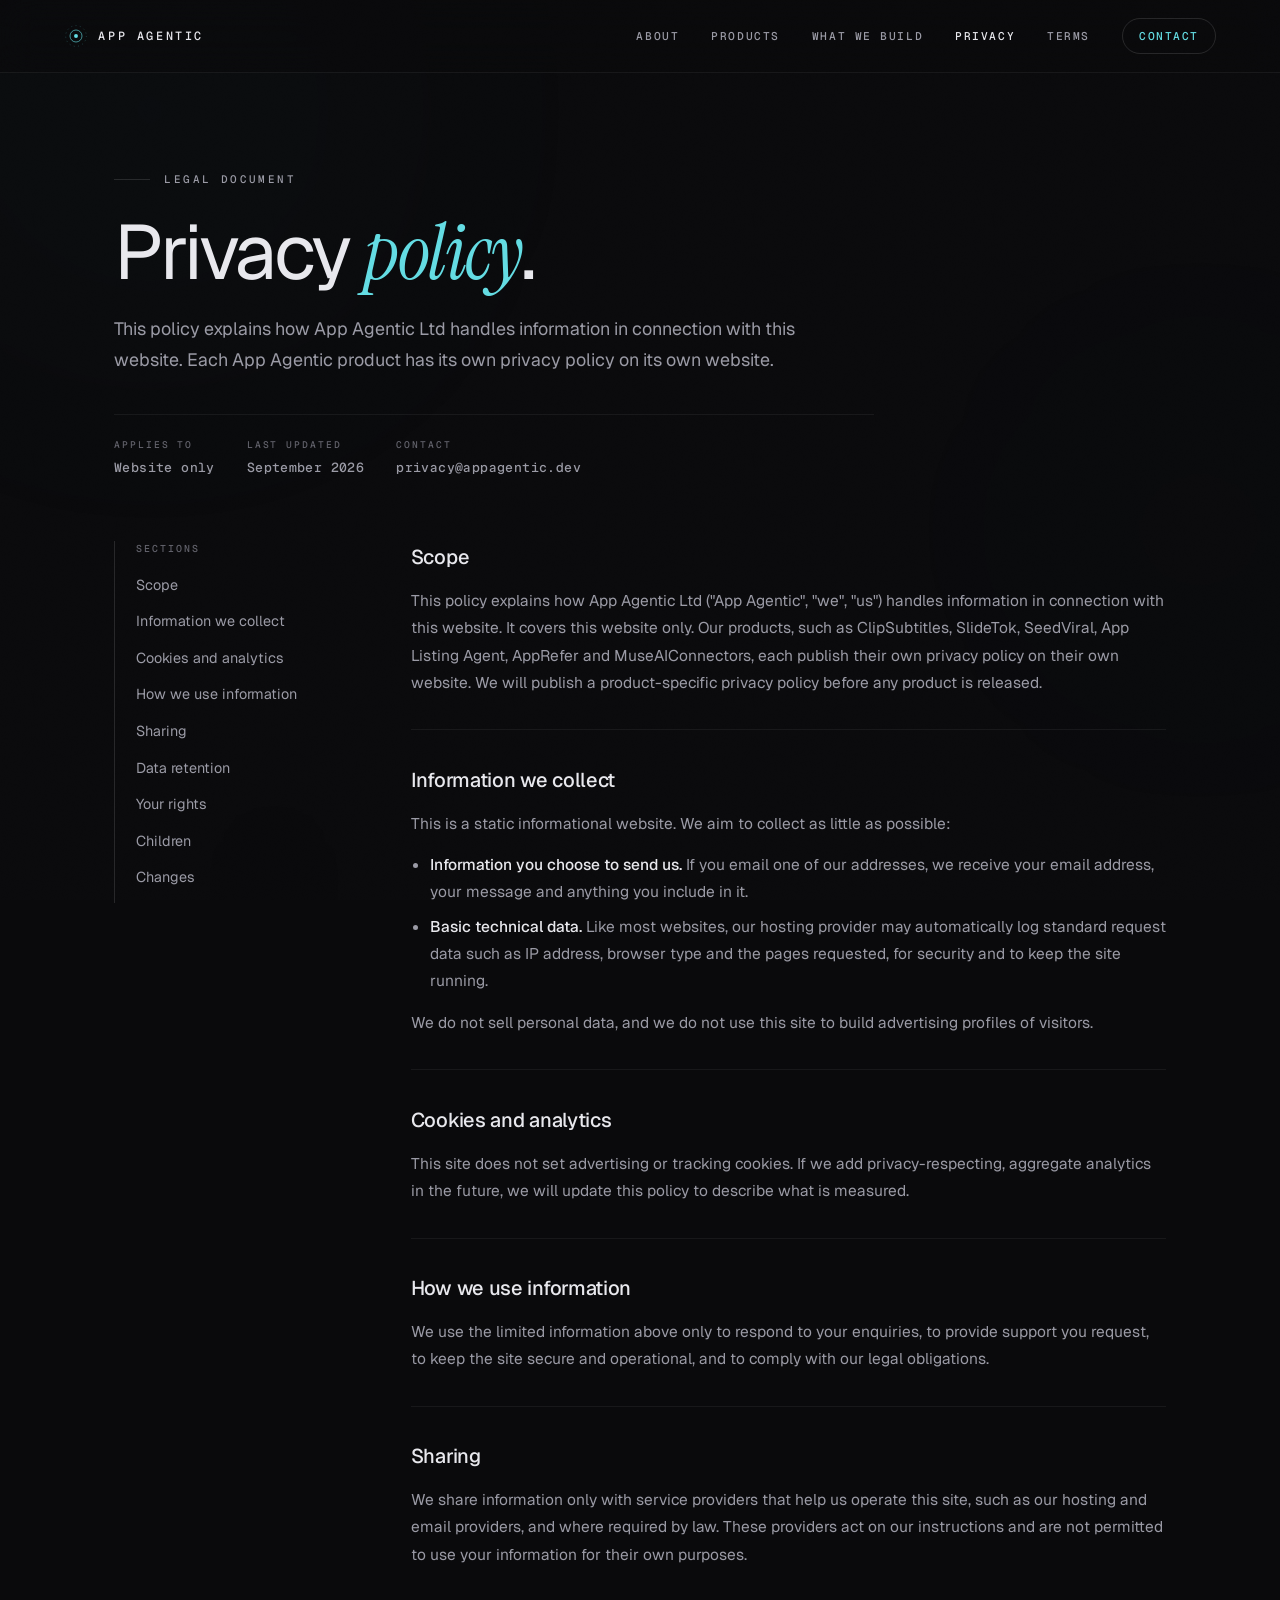
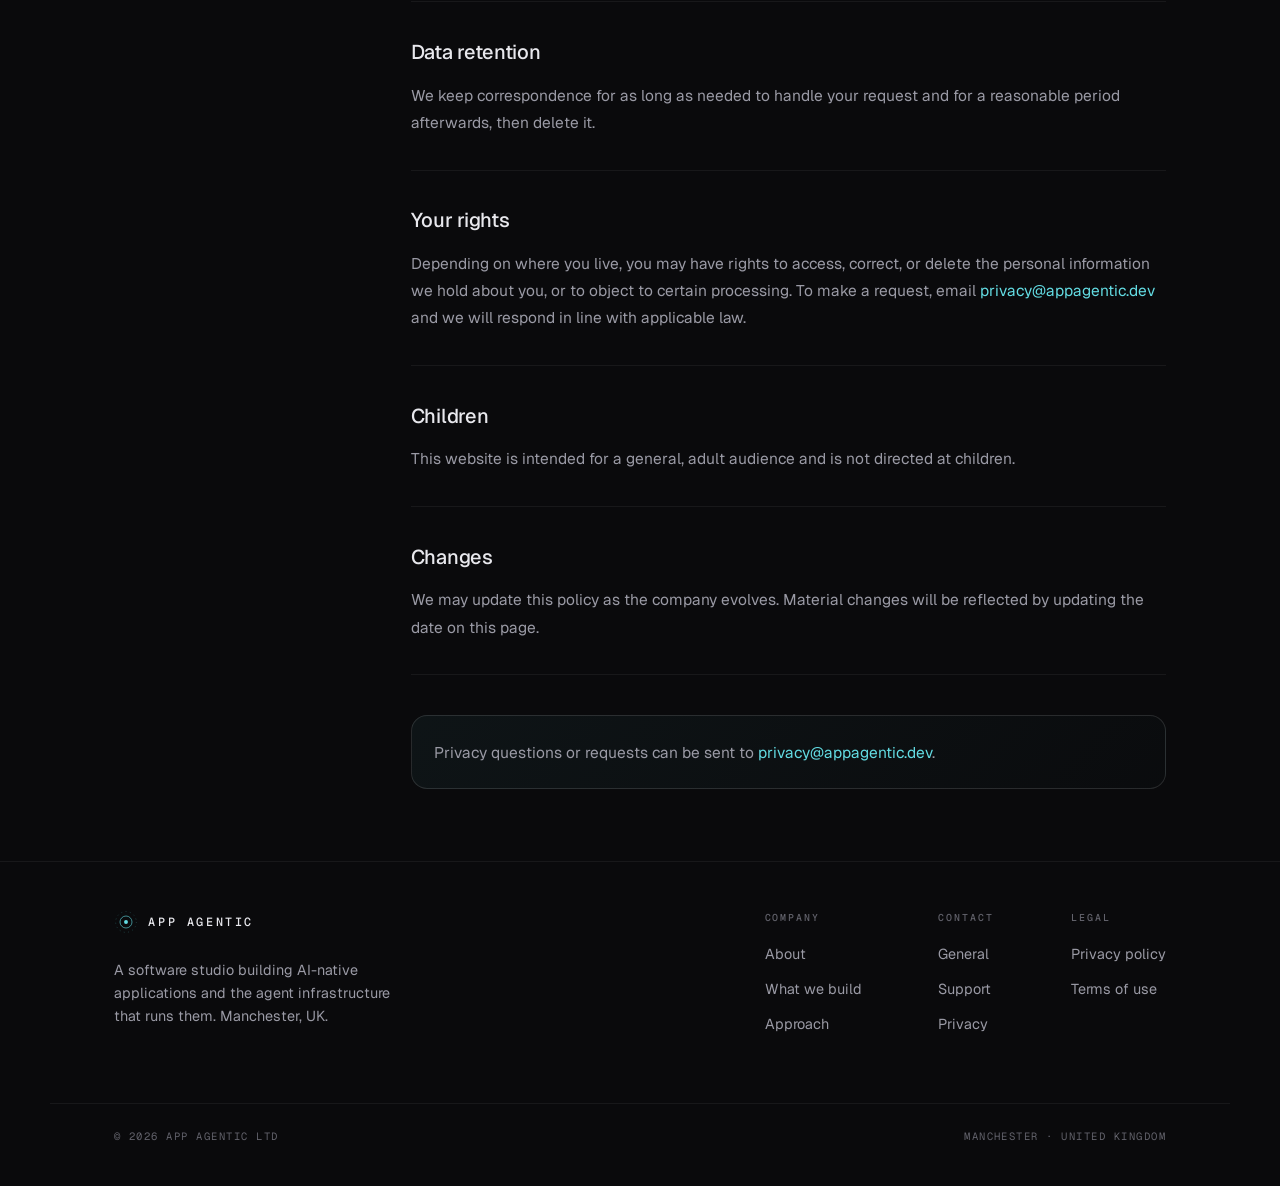
<file: privacy.html>
<!DOCTYPE html>
<html lang="en">
<head>
  <meta charset="UTF-8">
  <meta name="viewport" content="width=device-width, initial-scale=1.0">
  <title>Privacy Policy | App Agentic</title>
  <meta name="description" content="Privacy Policy for the App Agentic website. Learn what information is collected, how it is used, and how to contact us.">
  <meta name="theme-color" content="#0a0a0c">
  <meta property="og:type" content="website">
  <meta property="og:title" content="Privacy Policy | App Agentic">
  <meta property="og:description" content="How the App Agentic website handles enquiries, technical data, cookies, retention and privacy requests.">
  <meta property="og:url" content="https://appagentic.dev/privacy.html">
  <meta property="og:site_name" content="App Agentic">
  <meta property="og:image" content="https://appagentic.dev/og-image.png">
  <meta name="twitter:card" content="summary_large_image">
  <meta name="twitter:image" content="https://appagentic.dev/og-image.png">
  <link rel="canonical" href="https://appagentic.dev/privacy.html">
  <link rel="icon" href="data:image/svg+xml,<svg xmlns='http://www.w3.org/2000/svg' viewBox='0 0 32 32'><rect width='32' height='32' rx='8' fill='%230a0a0c'/><circle cx='16' cy='16' r='6' fill='none' stroke='%2363dce3' stroke-width='1.5' opacity='0.9'/><circle cx='16' cy='16' r='2' fill='%2363dce3'/></svg>">
  <link rel="preconnect" href="https://fonts.googleapis.com">
  <link rel="preconnect" href="https://fonts.gstatic.com" crossorigin>
  <link href="https://fonts.googleapis.com/css2?family=Geist:wght@300;400;500;600&amp;family=Geist+Mono:wght@400;500&amp;family=Instrument+Serif:ital@0;1&amp;display=swap" rel="stylesheet">
  <link rel="stylesheet" href="legal.css">
</head>
<body>
  <div class="grain" aria-hidden="true"></div>
  <div class="ambient" aria-hidden="true">
    <div class="orb orb--1"></div>
    <div class="orb orb--2"></div>
    <div class="orb orb--3"></div>
  </div>

  <nav class="nav">
    <a class="brand" href="index.html#top" aria-label="App Agentic home">
      <span class="brand-mark" aria-hidden="true">
        <svg viewBox="0 0 22 22" fill="none">
          <circle cx="11" cy="11" r="9.5" stroke="#63dce3" stroke-width="0.4" stroke-dasharray="1 3" opacity="0.5"/>
          <circle cx="11" cy="11" r="5.5" stroke="#63dce3" stroke-width="0.8" opacity="0.7"/>
          <circle cx="11" cy="11" r="1.8" fill="#63dce3"/>
        </svg>
      </span>
      <span class="brand-name">App Agentic</span>
    </a>
    <div class="nav-links">
      <a class="nav-link" href="index.html#about">About</a>
      <a class="nav-link" href="index.html#products">Products</a>
      <a class="nav-link" href="index.html#work">What we build</a>
      <a class="nav-link" href="privacy.html" aria-current="page">Privacy</a>
      <a class="nav-link" href="terms.html">Terms</a>
      <a class="nav-cta" href="index.html#contact">Contact</a>
    </div>
  </nav>

  <main class="document-shell">
    <header class="document-hero">
      <div class="kicker"><span>Legal document</span></div>
      <h1>Privacy <em>policy</em>.</h1>
      <p class="document-intro">
        This policy explains how App Agentic Ltd handles information in connection with this
        website. Each App Agentic product has its own privacy policy on its own website.
      </p>
      <div class="document-meta">
        <div class="meta-item">
          <span class="meta-label">Applies to</span>
          <span class="meta-value">Website only</span>
        </div>
        <div class="meta-item">
          <span class="meta-label">Last updated</span>
          <span class="meta-value">September 2026</span>
        </div>
        <div class="meta-item">
          <span class="meta-label">Contact</span>
          <span class="meta-value">privacy@appagentic.dev</span>
        </div>
      </div>
    </header>

    <div class="document-layout">
      <aside class="document-toc" aria-label="Privacy policy sections">
        <h2>Sections</h2>
        <a href="#scope">Scope</a>
        <a href="#information">Information we collect</a>
        <a href="#cookies">Cookies and analytics</a>
        <a href="#use">How we use information</a>
        <a href="#sharing">Sharing</a>
        <a href="#retention">Data retention</a>
        <a href="#rights">Your rights</a>
        <a href="#children">Children</a>
        <a href="#changes">Changes</a>
      </aside>

      <article class="legal-document">
        <section id="scope">
          <h2>Scope</h2>
          <p>
            This policy explains how App Agentic Ltd ("App Agentic", "we", "us") handles
            information in connection with this website. It covers this website only. Our products,
            such as ClipSubtitles, SlideTok, SeedViral, App Listing Agent, AppRefer and
            MuseAIConnectors, each publish their own privacy policy on their own website.
            We will publish a product-specific privacy policy before any product is released.
          </p>
        </section>

        <section id="information">
          <h2>Information we collect</h2>
          <p>This is a static informational website. We aim to collect as little as possible:</p>
          <ul>
            <li><strong>Information you choose to send us.</strong> If you email one of our addresses, we receive your email address, your message and anything you include in it.</li>
            <li><strong>Basic technical data.</strong> Like most websites, our hosting provider may automatically log standard request data such as IP address, browser type and the pages requested, for security and to keep the site running.</li>
          </ul>
          <p>We do not sell personal data, and we do not use this site to build advertising profiles of visitors.</p>
        </section>

        <section id="cookies">
          <h2>Cookies and analytics</h2>
          <p>
            This site does not set advertising or tracking cookies. If we add privacy-respecting,
            aggregate analytics in the future, we will update this policy to describe what is measured.
          </p>
        </section>

        <section id="use">
          <h2>How we use information</h2>
          <p>
            We use the limited information above only to respond to your enquiries, to provide
            support you request, to keep the site secure and operational, and to comply with our
            legal obligations.
          </p>
        </section>

        <section id="sharing">
          <h2>Sharing</h2>
          <p>
            We share information only with service providers that help us operate this site, such
            as our hosting and email providers, and where required by law. These providers act on
            our instructions and are not permitted to use your information for their own purposes.
          </p>
        </section>

        <section id="retention">
          <h2>Data retention</h2>
          <p>
            We keep correspondence for as long as needed to handle your request and for a
            reasonable period afterwards, then delete it.
          </p>
        </section>

        <section id="rights">
          <h2>Your rights</h2>
          <p>
            Depending on where you live, you may have rights to access, correct, or delete the
            personal information we hold about you, or to object to certain processing. To make a
            request, email <a href="mailto:privacy@appagentic.dev">privacy@appagentic.dev</a> and
            we will respond in line with applicable law.
          </p>
        </section>

        <section id="children">
          <h2>Children</h2>
          <p>This website is intended for a general, adult audience and is not directed at children.</p>
        </section>

        <section id="changes">
          <h2>Changes</h2>
          <p>We may update this policy as the company evolves. Material changes will be reflected by updating the date on this page.</p>
        </section>

        <div class="callout">
          <p>
            Privacy questions or requests can be sent to
            <a href="mailto:privacy@appagentic.dev">privacy@appagentic.dev</a>.
          </p>
        </div>
      </article>
    </div>
  </main>

  <footer class="footer">
    <div class="footer-inner">
      <div>
        <a class="brand" href="index.html#top" aria-label="App Agentic home">
          <span class="brand-mark" aria-hidden="true">
            <svg viewBox="0 0 22 22" fill="none">
              <circle cx="11" cy="11" r="9.5" stroke="#63dce3" stroke-width="0.4" stroke-dasharray="1 3" opacity="0.5"/>
              <circle cx="11" cy="11" r="5.5" stroke="#63dce3" stroke-width="0.8" opacity="0.7"/>
              <circle cx="11" cy="11" r="1.8" fill="#63dce3"/>
            </svg>
          </span>
          <span class="brand-name">App Agentic</span>
        </a>
        <p class="footer-tag">A software studio building AI-native applications and the agent infrastructure that runs them. Manchester, UK.</p>
      </div>

      <div class="footer-cols">
        <div class="footer-col">
          <h3>Company</h3>
          <a href="index.html#about">About</a>
          <a href="index.html#work">What we build</a>
          <a href="index.html#approach">Approach</a>
        </div>
        <div class="footer-col">
          <h3>Contact</h3>
          <a href="mailto:hello@appagentic.dev">General</a>
          <a href="mailto:support@appagentic.dev">Support</a>
          <a href="mailto:privacy@appagentic.dev">Privacy</a>
        </div>
        <div class="footer-col">
          <h3>Legal</h3>
          <a href="privacy.html">Privacy policy</a>
          <a href="terms.html">Terms of use</a>
        </div>
      </div>
    </div>
    <div class="footer-bottom">
      <span>&copy; 2026 App Agentic Ltd</span>
      <span>Manchester &middot; United Kingdom</span>
    </div>
  </footer>
</body>
</html>
</file>
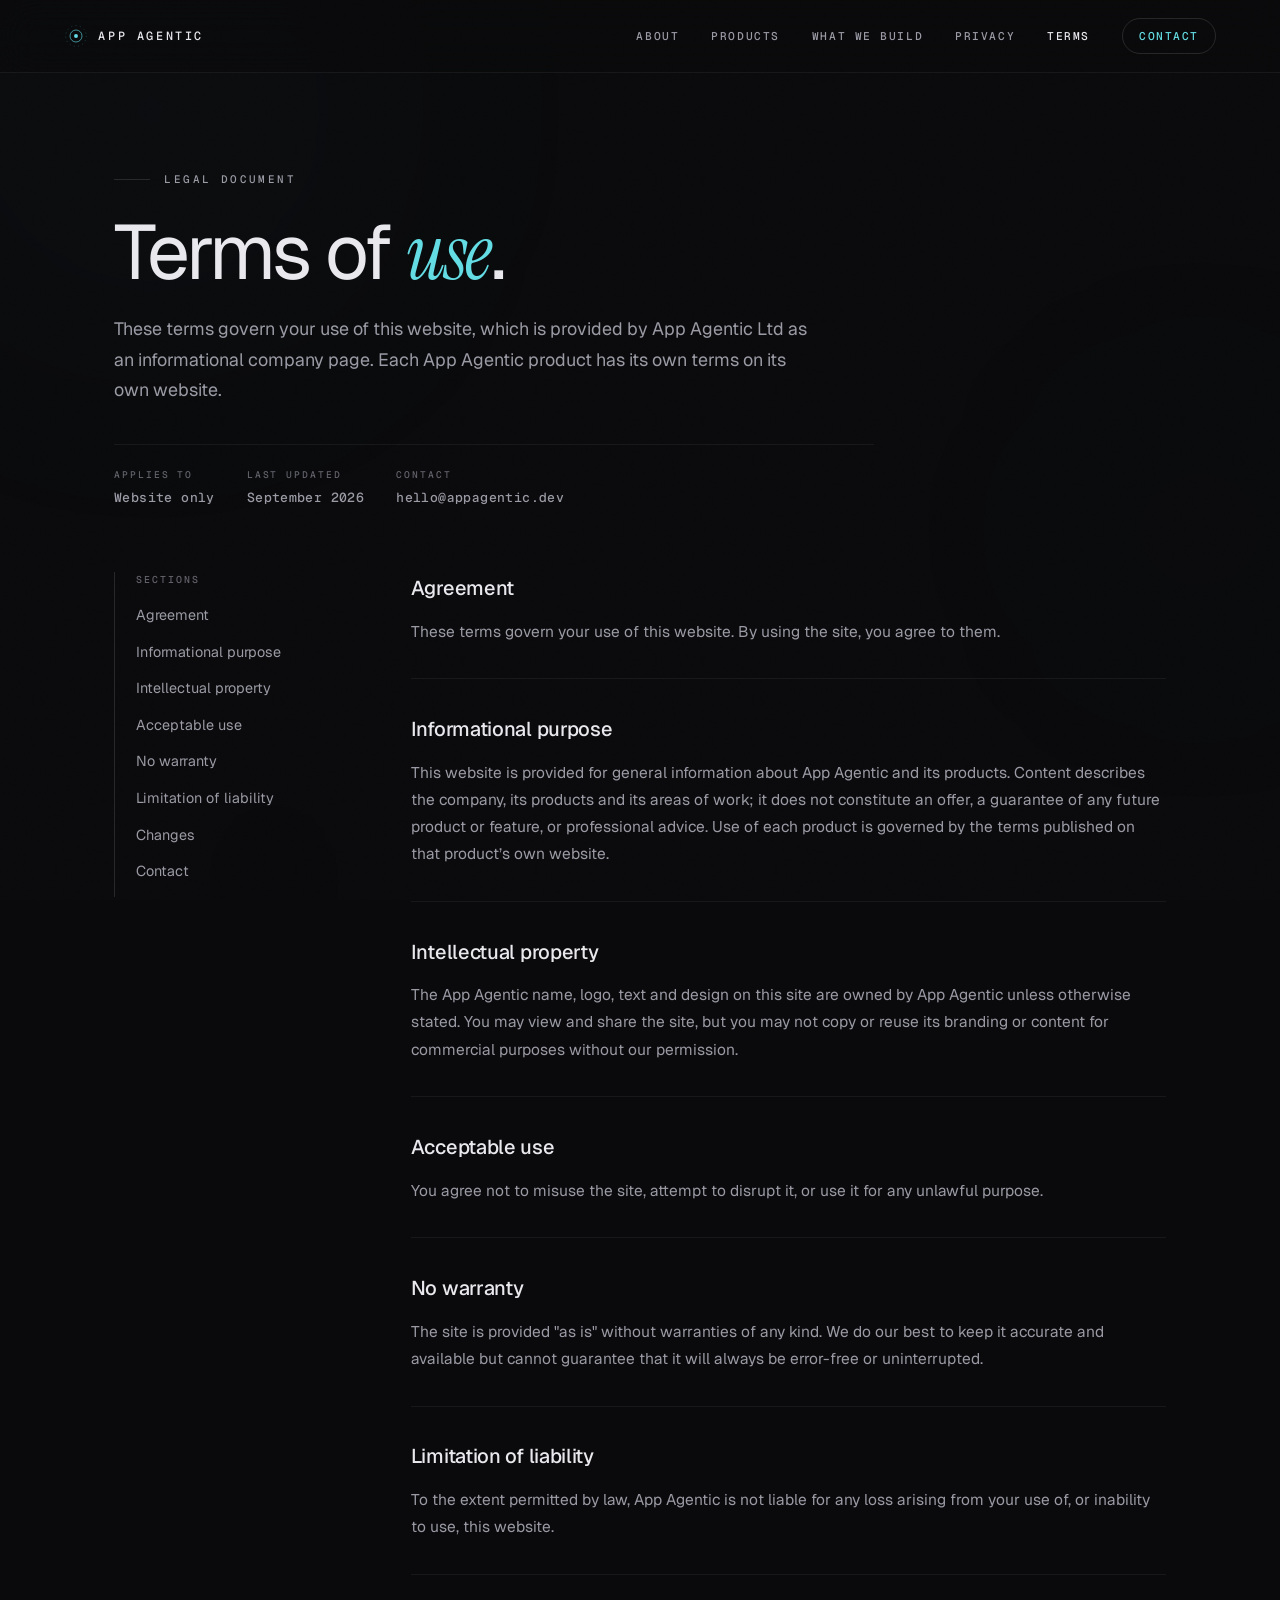
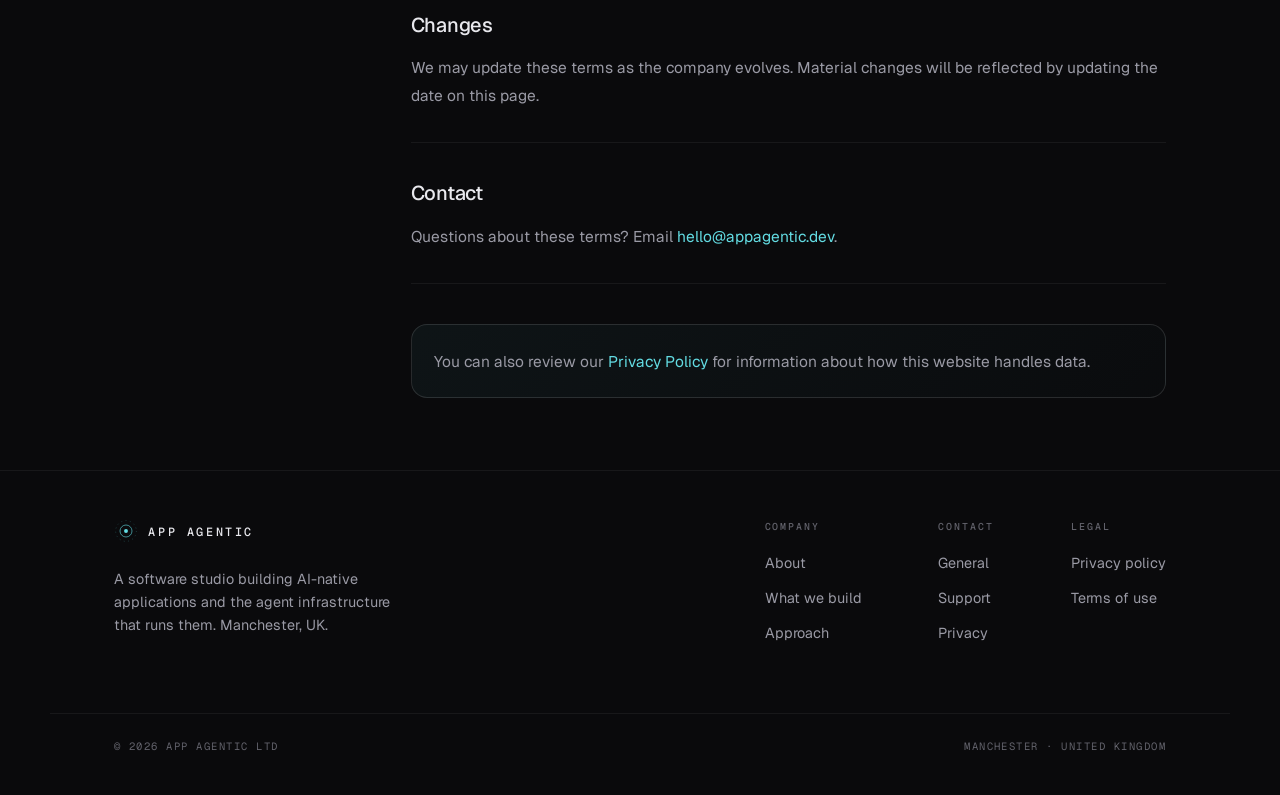
<file: terms.html>
<!DOCTYPE html>
<html lang="en">
<head>
  <meta charset="UTF-8">
  <meta name="viewport" content="width=device-width, initial-scale=1.0">
  <title>Terms of Use | App Agentic</title>
  <meta name="description" content="Terms of Use for the App Agentic website. Read the terms that apply when visitors use this informational website.">
  <meta name="theme-color" content="#0a0a0c">
  <meta property="og:type" content="website">
  <meta property="og:title" content="Terms of Use | App Agentic">
  <meta property="og:description" content="The terms that apply when visitors use the App Agentic informational website.">
  <meta property="og:url" content="https://appagentic.dev/terms.html">
  <meta property="og:site_name" content="App Agentic">
  <meta property="og:image" content="https://appagentic.dev/og-image.png">
  <meta name="twitter:card" content="summary_large_image">
  <meta name="twitter:image" content="https://appagentic.dev/og-image.png">
  <link rel="canonical" href="https://appagentic.dev/terms.html">
  <link rel="icon" href="data:image/svg+xml,<svg xmlns='http://www.w3.org/2000/svg' viewBox='0 0 32 32'><rect width='32' height='32' rx='8' fill='%230a0a0c'/><circle cx='16' cy='16' r='6' fill='none' stroke='%2363dce3' stroke-width='1.5' opacity='0.9'/><circle cx='16' cy='16' r='2' fill='%2363dce3'/></svg>">
  <link rel="preconnect" href="https://fonts.googleapis.com">
  <link rel="preconnect" href="https://fonts.gstatic.com" crossorigin>
  <link href="https://fonts.googleapis.com/css2?family=Geist:wght@300;400;500;600&amp;family=Geist+Mono:wght@400;500&amp;family=Instrument+Serif:ital@0;1&amp;display=swap" rel="stylesheet">
  <link rel="stylesheet" href="legal.css">
</head>
<body>
  <div class="grain" aria-hidden="true"></div>
  <div class="ambient" aria-hidden="true">
    <div class="orb orb--1"></div>
    <div class="orb orb--2"></div>
    <div class="orb orb--3"></div>
  </div>

  <nav class="nav">
    <a class="brand" href="index.html#top" aria-label="App Agentic home">
      <span class="brand-mark" aria-hidden="true">
        <svg viewBox="0 0 22 22" fill="none">
          <circle cx="11" cy="11" r="9.5" stroke="#63dce3" stroke-width="0.4" stroke-dasharray="1 3" opacity="0.5"/>
          <circle cx="11" cy="11" r="5.5" stroke="#63dce3" stroke-width="0.8" opacity="0.7"/>
          <circle cx="11" cy="11" r="1.8" fill="#63dce3"/>
        </svg>
      </span>
      <span class="brand-name">App Agentic</span>
    </a>
    <div class="nav-links">
      <a class="nav-link" href="index.html#about">About</a>
      <a class="nav-link" href="index.html#products">Products</a>
      <a class="nav-link" href="index.html#work">What we build</a>
      <a class="nav-link" href="privacy.html">Privacy</a>
      <a class="nav-link" href="terms.html" aria-current="page">Terms</a>
      <a class="nav-cta" href="index.html#contact">Contact</a>
    </div>
  </nav>

  <main class="document-shell">
    <header class="document-hero">
      <div class="kicker"><span>Legal document</span></div>
      <h1>Terms of <em>use</em>.</h1>
      <p class="document-intro">
        These terms govern your use of this website, which is provided by App Agentic Ltd as an
        informational company page. Each App Agentic product has its own terms on its own website.
      </p>
      <div class="document-meta">
        <div class="meta-item">
          <span class="meta-label">Applies to</span>
          <span class="meta-value">Website only</span>
        </div>
        <div class="meta-item">
          <span class="meta-label">Last updated</span>
          <span class="meta-value">September 2026</span>
        </div>
        <div class="meta-item">
          <span class="meta-label">Contact</span>
          <span class="meta-value">hello@appagentic.dev</span>
        </div>
      </div>
    </header>

    <div class="document-layout">
      <aside class="document-toc" aria-label="Terms of use sections">
        <h2>Sections</h2>
        <a href="#agreement">Agreement</a>
        <a href="#purpose">Informational purpose</a>
        <a href="#ip">Intellectual property</a>
        <a href="#acceptable-use">Acceptable use</a>
        <a href="#warranty">No warranty</a>
        <a href="#liability">Limitation of liability</a>
        <a href="#changes">Changes</a>
        <a href="#contact">Contact</a>
      </aside>

      <article class="legal-document">
        <section id="agreement">
          <h2>Agreement</h2>
          <p>These terms govern your use of this website. By using the site, you agree to them.</p>
        </section>

        <section id="purpose">
          <h2>Informational purpose</h2>
          <p>
            This website is provided for general information about App Agentic and its products.
            Content describes the company, its products and its areas of work; it does not
            constitute an offer, a guarantee of any future product or feature, or professional
            advice. Use of each product is governed by the terms published on that product&rsquo;s
            own website.
          </p>
        </section>

        <section id="ip">
          <h2>Intellectual property</h2>
          <p>
            The App Agentic name, logo, text and design on this site are owned by App Agentic
            unless otherwise stated. You may view and share the site, but you may not copy or
            reuse its branding or content for commercial purposes without our permission.
          </p>
        </section>

        <section id="acceptable-use">
          <h2>Acceptable use</h2>
          <p>You agree not to misuse the site, attempt to disrupt it, or use it for any unlawful purpose.</p>
        </section>

        <section id="warranty">
          <h2>No warranty</h2>
          <p>
            The site is provided "as is" without warranties of any kind. We do our best to keep it
            accurate and available but cannot guarantee that it will always be error-free or uninterrupted.
          </p>
        </section>

        <section id="liability">
          <h2>Limitation of liability</h2>
          <p>
            To the extent permitted by law, App Agentic is not liable for any loss arising from
            your use of, or inability to use, this website.
          </p>
        </section>

        <section id="changes">
          <h2>Changes</h2>
          <p>
            We may update these terms as the company evolves. Material changes will be reflected
            by updating the date on this page.
          </p>
        </section>

        <section id="contact">
          <h2>Contact</h2>
          <p>Questions about these terms? Email <a href="mailto:hello@appagentic.dev">hello@appagentic.dev</a>.</p>
        </section>

        <div class="callout">
          <p>
            You can also review our <a href="privacy.html">Privacy Policy</a> for information
            about how this website handles data.
          </p>
        </div>
      </article>
    </div>
  </main>

  <footer class="footer">
    <div class="footer-inner">
      <div>
        <a class="brand" href="index.html#top" aria-label="App Agentic home">
          <span class="brand-mark" aria-hidden="true">
            <svg viewBox="0 0 22 22" fill="none">
              <circle cx="11" cy="11" r="9.5" stroke="#63dce3" stroke-width="0.4" stroke-dasharray="1 3" opacity="0.5"/>
              <circle cx="11" cy="11" r="5.5" stroke="#63dce3" stroke-width="0.8" opacity="0.7"/>
              <circle cx="11" cy="11" r="1.8" fill="#63dce3"/>
            </svg>
          </span>
          <span class="brand-name">App Agentic</span>
        </a>
        <p class="footer-tag">A software studio building AI-native applications and the agent infrastructure that runs them. Manchester, UK.</p>
      </div>

      <div class="footer-cols">
        <div class="footer-col">
          <h3>Company</h3>
          <a href="index.html#about">About</a>
          <a href="index.html#work">What we build</a>
          <a href="index.html#approach">Approach</a>
        </div>
        <div class="footer-col">
          <h3>Contact</h3>
          <a href="mailto:hello@appagentic.dev">General</a>
          <a href="mailto:support@appagentic.dev">Support</a>
          <a href="mailto:privacy@appagentic.dev">Privacy</a>
        </div>
        <div class="footer-col">
          <h3>Legal</h3>
          <a href="privacy.html">Privacy policy</a>
          <a href="terms.html">Terms of use</a>
        </div>
      </div>
    </div>
    <div class="footer-bottom">
      <span>&copy; 2026 App Agentic Ltd</span>
      <span>Manchester &middot; United Kingdom</span>
    </div>
  </footer>
</body>
</html>
</file>
<file: legal.css>
*, *::before, *::after {
  margin: 0;
  padding: 0;
  box-sizing: border-box;
}

:root {
  --bg: #0a0a0c;
  --bg-elev: #111114;
  --border: rgba(255, 255, 255, 0.06);
  --border-mid: rgba(255, 255, 255, 0.12);
  --text: #e8e8ed;
  --text-mid: #9a9aa5;
  --text-dim: #62626b;
  --accent: #63dce3;
  --accent-soft: rgba(99, 220, 227, 0.10);
  --accent-glow: rgba(99, 220, 227, 0.22);
  --warn: #f4c47a;
  --ff-sans: 'Geist', -apple-system, BlinkMacSystemFont, system-ui, sans-serif;
  --ff-mono: 'Geist Mono', ui-monospace, 'SF Mono', Menlo, monospace;
  --ff-serif: 'Instrument Serif', Georgia, serif;
  --pad-x: clamp(1.25rem, 5vw, 5rem);
  --maxw: 1180px;
}

html {
  font-size: 16px;
  scroll-behavior: smooth;
  scroll-padding-top: 90px;
}

body {
  font-family: var(--ff-sans);
  background: var(--bg);
  color: var(--text);
  min-height: 100dvh;
  overflow-x: hidden;
  position: relative;
  -webkit-font-smoothing: antialiased;
  -moz-osx-font-smoothing: grayscale;
  font-feature-settings: "ss01", "cv11";
  line-height: 1.65;
}

a {
  color: inherit;
}

::selection {
  background: var(--accent-glow);
  color: #fff;
}

.grain {
  position: fixed;
  inset: 0;
  pointer-events: none;
  z-index: 100;
  opacity: 0.15;
  mix-blend-mode: overlay;
  background-image: url("data:image/svg+xml;utf8,<svg xmlns='http://www.w3.org/2000/svg' width='240' height='240'><filter id='n'><feTurbulence type='fractalNoise' baseFrequency='0.9' numOctaves='2' stitchTiles='stitch'/><feColorMatrix values='0 0 0 0 0.5 0 0 0 0 0.5 0 0 0 0 0.5 0 0 0 0.18 0'/></filter><rect width='100%25' height='100%25' filter='url(%23n)'/></svg>");
}

.ambient {
  position: fixed;
  inset: 0;
  pointer-events: none;
  z-index: 0;
  overflow: hidden;
}

.orb {
  position: absolute;
  border-radius: 50%;
  filter: blur(150px);
  opacity: 0.55;
  animation: drift 30s ease-in-out infinite;
}

.orb--1 {
  width: 620px;
  height: 620px;
  background: radial-gradient(circle, rgba(99, 220, 227, 0.10), transparent 70%);
  top: -200px;
  left: -160px;
}

.orb--2 {
  width: 520px;
  height: 520px;
  background: radial-gradient(circle, rgba(120, 190, 255, 0.05), transparent 70%);
  top: 30%;
  right: -180px;
  animation-delay: -10s;
}

.orb--3 {
  width: 420px;
  height: 420px;
  background: radial-gradient(circle, rgba(244, 196, 122, 0.035), transparent 70%);
  top: 75%;
  left: 5%;
  animation-delay: -18s;
}

@keyframes drift {
  0%, 100% { opacity: 0.55; transform: translate(0, 0) scale(1); }
  33% { opacity: 0.75; transform: translate(40px, -30px) scale(1.06); }
  66% { opacity: 0.40; transform: translate(-25px, 25px) scale(0.96); }
}

.nav {
  position: fixed;
  top: 0;
  left: 0;
  right: 0;
  z-index: 50;
  display: flex;
  align-items: center;
  justify-content: space-between;
  gap: 1rem;
  padding: 1.1rem var(--pad-x);
  background: rgba(10, 10, 12, 0.55);
  backdrop-filter: blur(18px);
  -webkit-backdrop-filter: blur(18px);
  border-bottom: 1px solid var(--border);
}

.brand {
  display: inline-flex;
  align-items: center;
  gap: 0.65rem;
  text-decoration: none;
  flex-shrink: 0;
}

.brand-mark {
  width: 24px;
  height: 24px;
  display: block;
}

.brand-mark svg {
  width: 100%;
  height: 100%;
}

.brand-name {
  font-family: var(--ff-mono);
  font-size: 0.74rem;
  font-weight: 500;
  letter-spacing: 0.22em;
  text-transform: uppercase;
  color: var(--text);
}

.nav-links {
  display: flex;
  align-items: center;
  gap: 2rem;
}

.nav-link,
.nav-cta {
  font-family: var(--ff-mono);
  font-size: 0.7rem;
  font-weight: 500;
  letter-spacing: 0.14em;
  text-transform: uppercase;
  text-decoration: none;
  transition: color 0.25s ease, border-color 0.25s ease, background 0.25s ease;
  white-space: nowrap;
}

.nav-link {
  color: var(--text-mid);
}

.nav-link:hover,
.nav-link[aria-current="page"] {
  color: var(--text);
}

.nav-cta {
  color: var(--accent);
  padding: 0.5rem 1rem;
  border: 1px solid var(--border-mid);
  border-radius: 999px;
}

.nav-cta:hover {
  border-color: var(--accent);
  background: var(--accent-soft);
}

.document-shell {
  position: relative;
  z-index: 3;
  max-width: var(--maxw);
  margin: 0 auto;
  padding: clamp(8rem, 18vh, 11rem) var(--pad-x) clamp(4rem, 8vh, 6rem);
}

.document-hero {
  max-width: 760px;
  margin-bottom: clamp(3rem, 7vh, 5rem);
  min-width: 0;
}

.kicker {
  display: inline-flex;
  align-items: center;
  gap: 0.9rem;
  margin-bottom: 1.6rem;
}

.kicker::before {
  content: "";
  width: 36px;
  height: 1px;
  background: var(--border-mid);
}

.kicker span {
  font-family: var(--ff-mono);
  font-size: 0.68rem;
  font-weight: 500;
  letter-spacing: 0.22em;
  text-transform: uppercase;
  color: var(--text-mid);
}

h1 {
  font-size: clamp(2.5rem, 6vw, 4.8rem);
  font-weight: 400;
  line-height: 1;
  letter-spacing: -0.04em;
  margin-bottom: 1.4rem;
}

h1 em {
  font-family: var(--ff-serif);
  font-style: italic;
  color: var(--accent);
  letter-spacing: -0.02em;
}

.document-intro {
  font-size: clamp(1rem, 1.4vw, 1.18rem);
  line-height: 1.7;
  color: var(--text-mid);
  max-width: 58ch;
  overflow-wrap: break-word;
}

.document-meta {
  display: flex;
  flex-wrap: wrap;
  gap: 2rem;
  margin-top: 2.4rem;
  padding-top: 1.4rem;
  border-top: 1px solid var(--border);
}

.meta-item {
  display: flex;
  flex-direction: column;
  gap: 0.25rem;
}

.meta-label {
  font-family: var(--ff-mono);
  font-size: 0.6rem;
  font-weight: 500;
  letter-spacing: 0.2em;
  text-transform: uppercase;
  color: var(--text-dim);
}

.meta-value {
  font-family: var(--ff-mono);
  font-size: 0.82rem;
  font-weight: 500;
  color: var(--text-mid);
  letter-spacing: 0.03em;
  overflow-wrap: anywhere;
}

.document-layout {
  display: grid;
  grid-template-columns: 220px minmax(0, 760px);
  gap: clamp(2rem, 6vw, 5rem);
  align-items: start;
}

.document-toc {
  position: sticky;
  top: 105px;
  border-left: 1px solid var(--border-mid);
  padding-left: 1.3rem;
}

.document-toc h2 {
  font-family: var(--ff-mono);
  font-size: 0.62rem;
  font-weight: 500;
  letter-spacing: 0.2em;
  text-transform: uppercase;
  color: var(--text-dim);
  margin-bottom: 1rem;
}

.document-toc a {
  display: block;
  color: var(--text-mid);
  text-decoration: none;
  font-size: 0.9rem;
  margin-bottom: 0.8rem;
  transition: color 0.2s ease;
}

.document-toc a:hover {
  color: var(--accent);
}

.legal-document {
  max-width: 760px;
  min-width: 0;
}

.legal-document section {
  padding: 0 0 2.1rem;
  margin-bottom: 2.1rem;
  border-bottom: 1px solid var(--border);
}

.legal-document section:last-child {
  border-bottom: none;
  margin-bottom: 0;
  padding-bottom: 0;
}

.legal-document h2 {
  font-size: 1.25rem;
  font-weight: 500;
  letter-spacing: -0.015em;
  margin-bottom: 0.8rem;
  color: var(--text);
}

.legal-document p,
.legal-document li {
  font-size: 0.97rem;
  line-height: 1.75;
  color: var(--text-mid);
  overflow-wrap: break-word;
}

.legal-document p {
  margin-bottom: 0.9rem;
}

.legal-document p:last-child {
  margin-bottom: 0;
}

.legal-document ul {
  margin: 0 0 0.9rem 1.2rem;
}

.legal-document li {
  margin-bottom: 0.45rem;
}

.legal-document strong {
  color: var(--text);
  font-weight: 500;
}

.legal-document a {
  color: var(--accent);
  text-decoration: none;
}

.legal-document a:hover {
  text-decoration: underline;
}

.callout {
  margin: 2.5rem 0 0;
  padding: 1.4rem;
  border: 1px solid var(--border-mid);
  border-radius: 16px;
  background: linear-gradient(135deg, rgba(99, 220, 227, 0.05), rgba(99, 220, 227, 0.01));
}

.callout p {
  color: var(--text-mid);
  margin: 0;
}

.footer {
  position: relative;
  z-index: 3;
  border-top: 1px solid var(--border);
}

.footer-inner {
  max-width: var(--maxw);
  margin: 0 auto;
  padding: 3rem var(--pad-x) 3.5rem;
  display: flex;
  flex-wrap: wrap;
  gap: 2rem;
  justify-content: space-between;
  align-items: flex-start;
}

.footer-tag {
  max-width: 280px;
  margin-top: 1rem;
  font-size: 0.9rem;
  color: var(--text-mid);
  line-height: 1.6;
}

.footer-cols {
  display: flex;
  gap: clamp(2.5rem, 6vw, 5rem);
  flex-wrap: wrap;
}

.footer-col h3 {
  font-family: var(--ff-mono);
  font-size: 0.62rem;
  font-weight: 500;
  letter-spacing: 0.2em;
  text-transform: uppercase;
  color: var(--text-dim);
  margin-bottom: 1rem;
}

.footer-col a {
  display: block;
  font-size: 0.9rem;
  color: var(--text-mid);
  text-decoration: none;
  margin-bottom: 0.7rem;
  transition: color 0.2s ease;
}

.footer-col a:hover {
  color: var(--text);
}

.footer-bottom {
  max-width: var(--maxw);
  margin: 0 auto;
  padding: 1.5rem var(--pad-x) 2.5rem;
  border-top: 1px solid var(--border);
  display: flex;
  flex-wrap: wrap;
  gap: 0.5rem 1.5rem;
  justify-content: space-between;
}

.footer-bottom span {
  font-family: var(--ff-mono);
  font-size: 0.66rem;
  letter-spacing: 0.14em;
  text-transform: uppercase;
  color: var(--text-dim);
}

@media (max-width: 900px) {
  .document-layout {
    grid-template-columns: 1fr;
  }

  .document-toc {
    position: static;
    display: grid;
    grid-template-columns: repeat(2, minmax(0, 1fr));
    gap: 0.5rem 1rem;
    border-left: none;
    border-top: 1px solid var(--border-mid);
    padding: 1.4rem 0 0;
  }

  .document-toc h2 {
    grid-column: 1 / -1;
  }
}

@media (max-width: 860px) {
  .nav-links .nav-link {
    display: none;
  }

  .nav-links {
    gap: 0;
  }
}

@media (max-width: 540px) {
  .nav {
    padding: 0.9rem var(--pad-x);
  }

  .nav-cta {
    display: none;
  }

  .brand-name {
    font-size: 0.68rem;
    letter-spacing: 0.16em;
  }

  .document-shell {
    padding-top: 7rem;
    width: 100%;
    max-width: 100%;
  }

  .document-hero,
  .document-layout,
  .legal-document,
  .document-intro {
    width: 100%;
    max-width: 100%;
  }

  .document-meta {
    display: grid;
    grid-template-columns: 1fr;
    gap: 1rem;
  }

  .document-toc {
    grid-template-columns: 1fr;
  }
}

@media (prefers-reduced-motion: reduce) {
  html {
    scroll-behavior: auto;
  }

  *, *::before, *::after {
    animation-duration: 0.01ms !important;
    animation-iteration-count: 1 !important;
    transition-duration: 0.01ms !important;
  }
}
</file>
